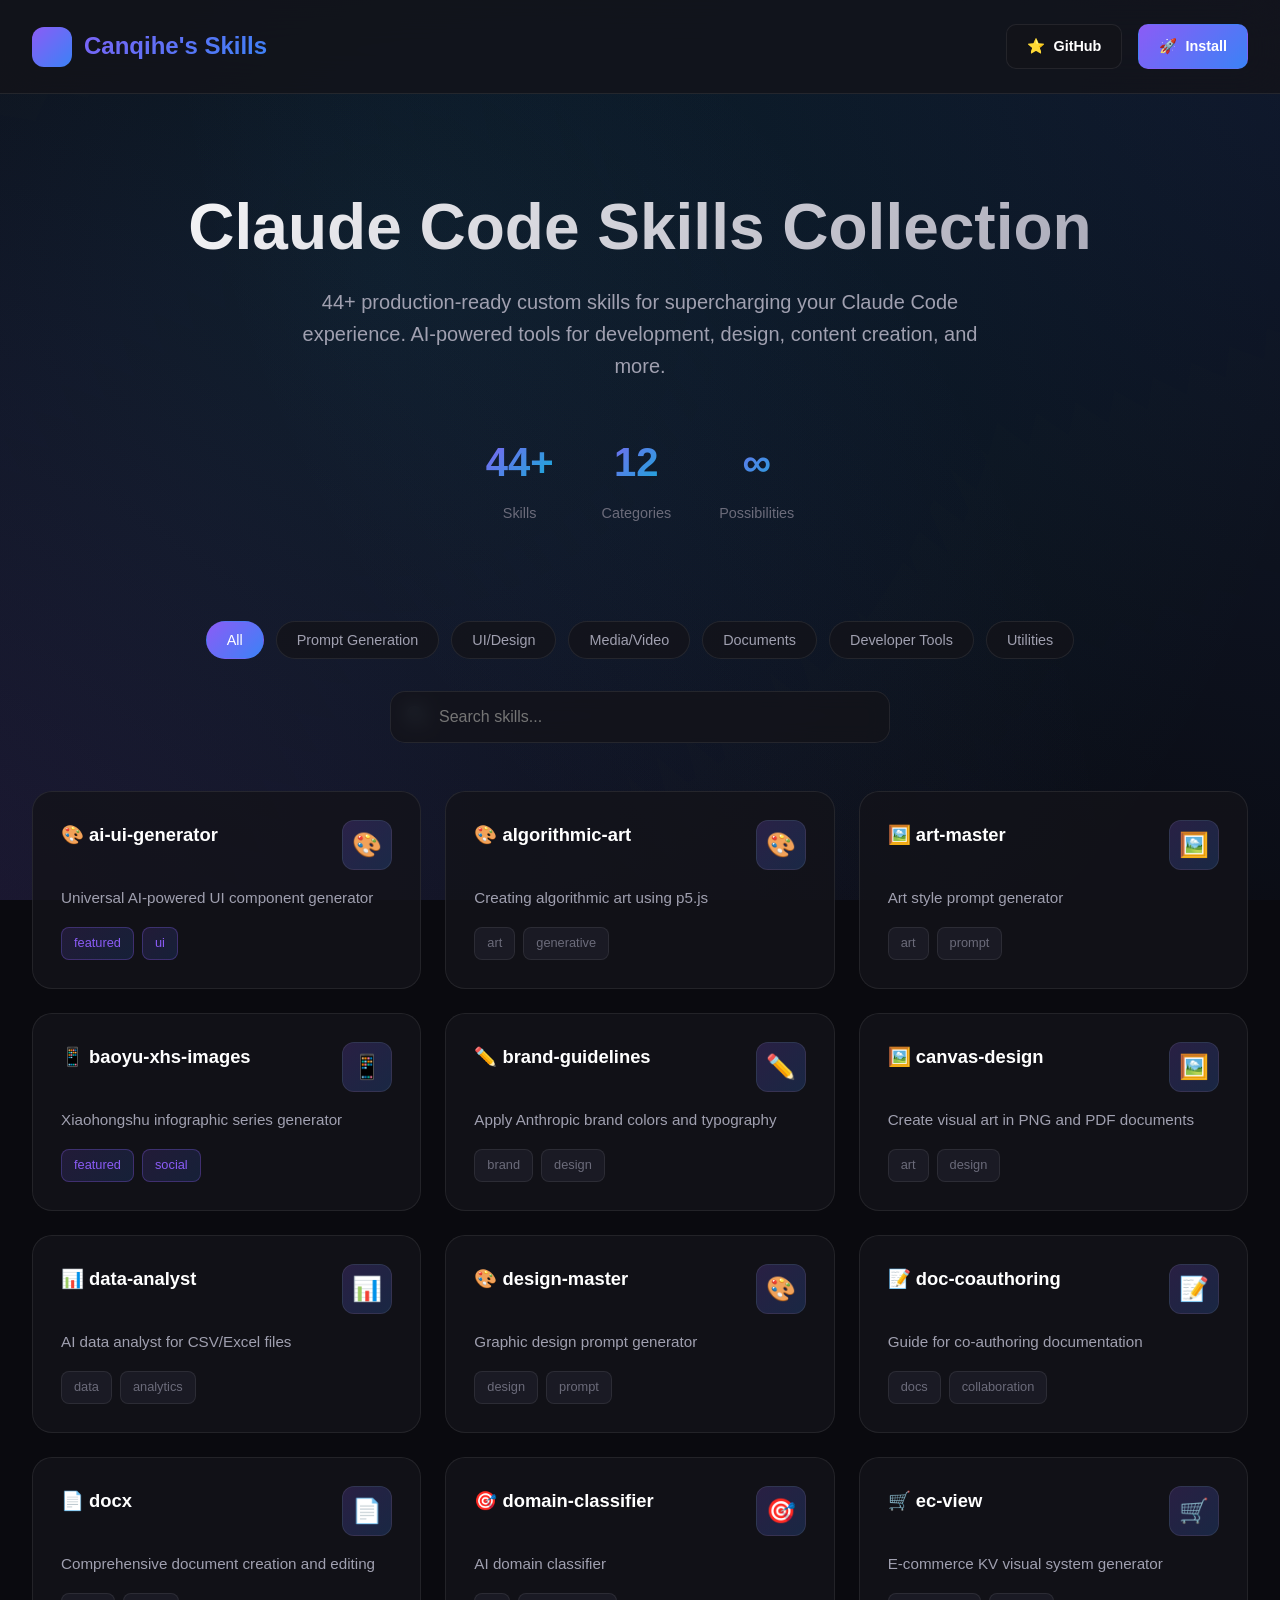
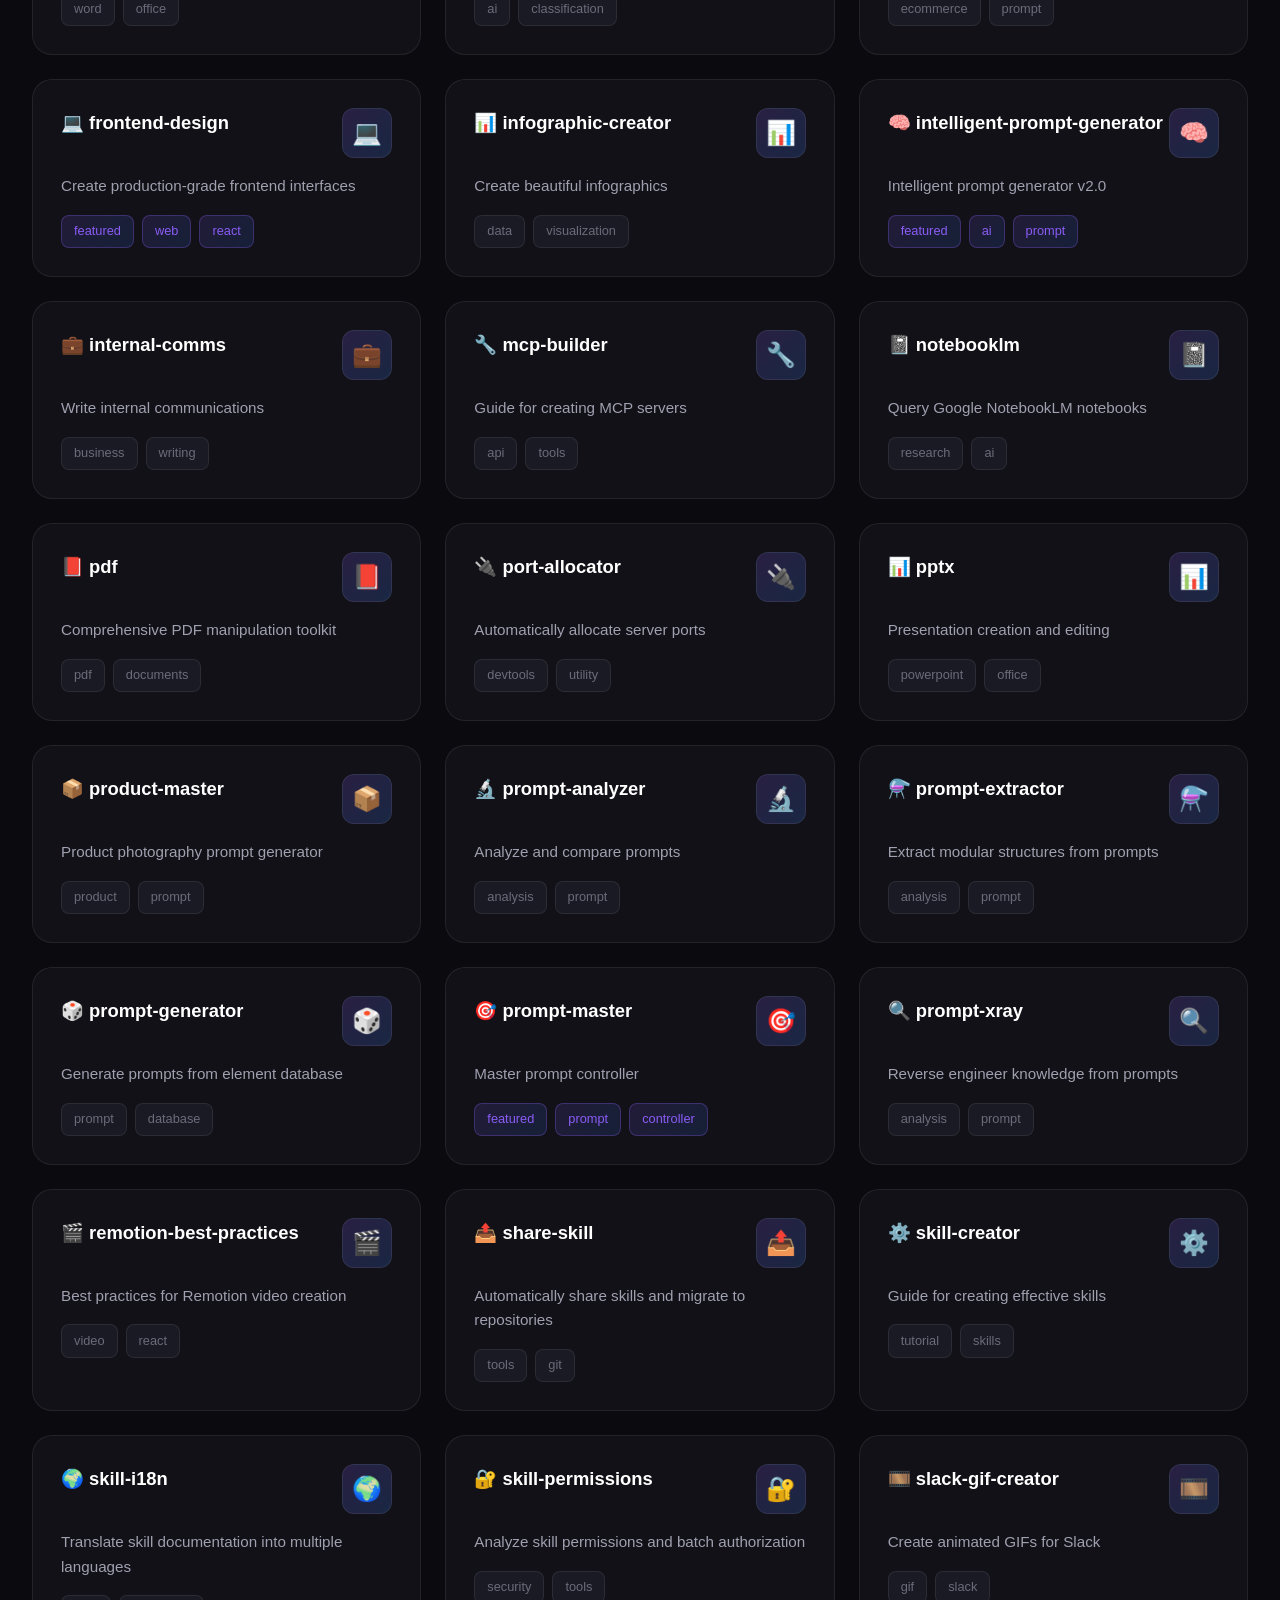
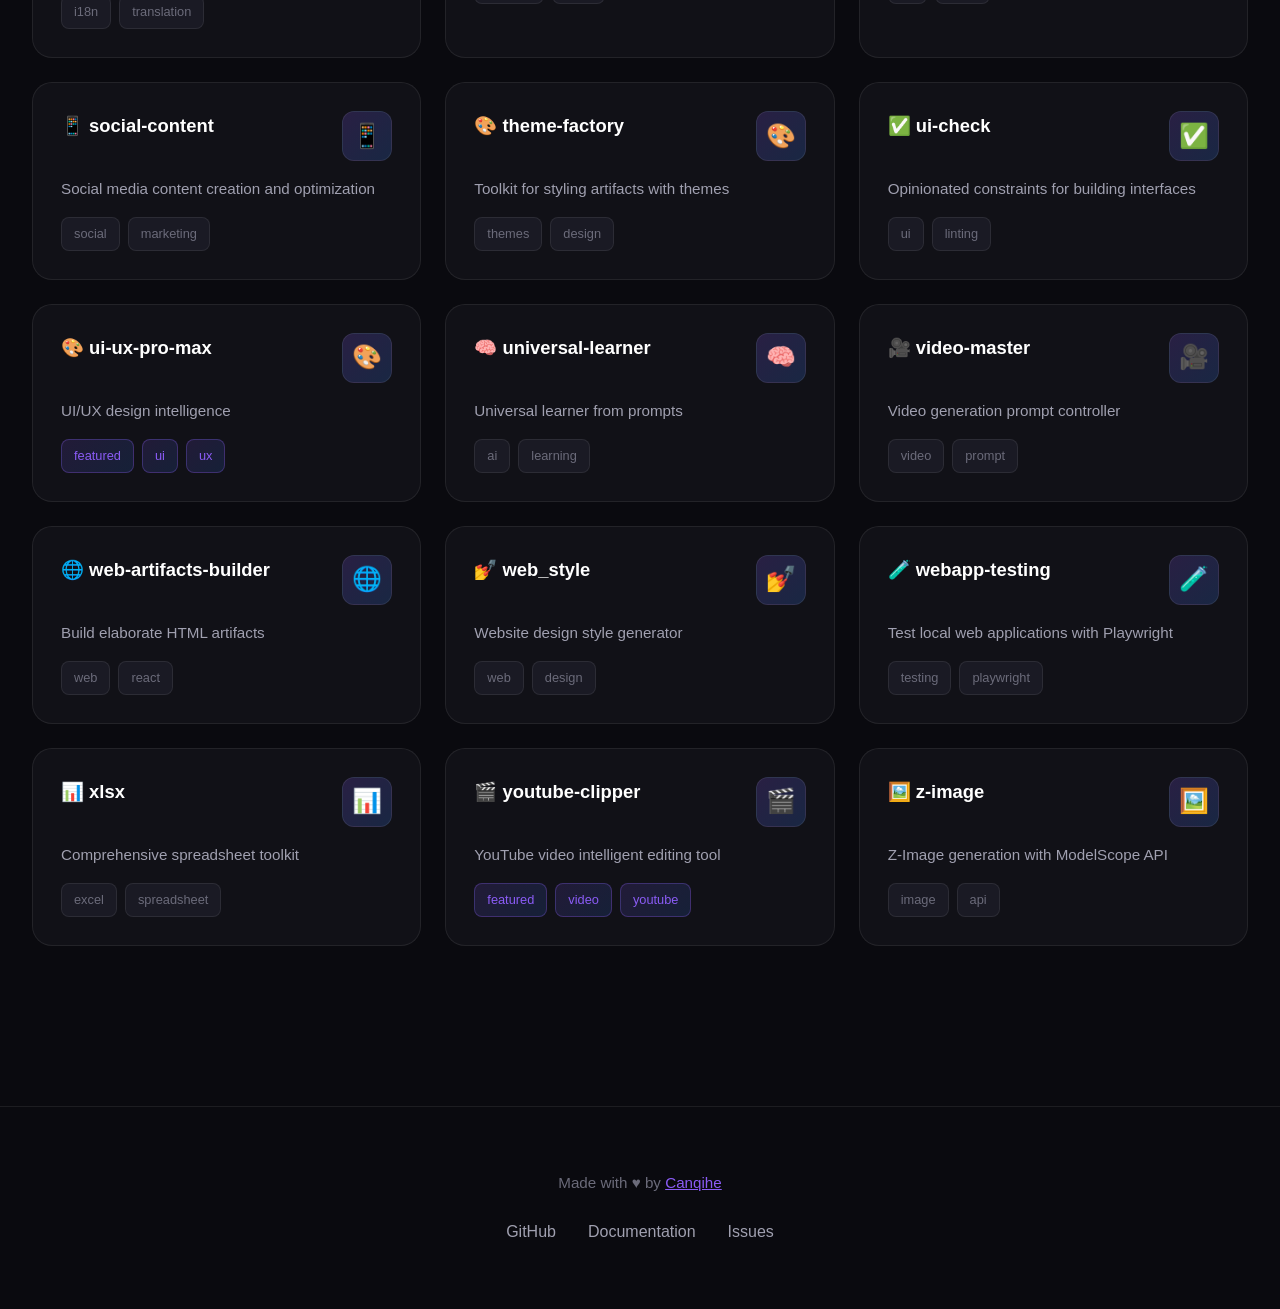
<file: docs/index-new.html>
<!DOCTYPE html>
<html lang="en">
<head>
    <meta charset="UTF-8">
    <meta name="viewport" content="width=device-width, initial-scale=1.0">
    <title>Canqihe's Skills - Claude Code Custom Skills Collection</title>
    <style>
        * {
            margin: 0;
            padding: 0;
            box-sizing: border-box;
        }

        :root {
            --bg-primary: #0a0a0f;
            --bg-secondary: #13131a;
            --bg-tertiary: #1a1a24;
            --text-primary: #ffffff;
            --text-secondary: #a0a0b0;
            --text-muted: #6b6b7a;
            --accent-purple: #8b5cf6;
            --accent-blue: #3b82f6;
            --accent-cyan: #06b6d4;
            --accent-pink: #ec4899;
            --border-color: rgba(255, 255, 255, 0.08);
            --glass-bg: rgba(19, 19, 26, 0.8);
            --glass-border: rgba(255, 255, 255, 0.1);
        }

        body {
            font-family: -apple-system, BlinkMacSystemFont, 'Segoe UI', Roboto, 'Helvetica Neue', Arial, sans-serif;
            background: var(--bg-primary);
            color: var(--text-primary);
            line-height: 1.6;
            overflow-x: hidden;
        }

        /* Animated Background */
        .bg-animation {
            position: fixed;
            top: 0;
            left: 0;
            width: 100%;
            height: 100%;
            z-index: -1;
            overflow: hidden;
        }

        .bg-animation::before {
            content: '';
            position: absolute;
            top: -50%;
            left: -50%;
            width: 200%;
            height: 200%;
            background: radial-gradient(circle at 20% 80%, rgba(139, 92, 246, 0.15) 0%, transparent 50%),
                        radial-gradient(circle at 80% 20%, rgba(59, 130, 246, 0.15) 0%, transparent 50%),
                        radial-gradient(circle at 40% 40%, rgba(6, 182, 212, 0.1) 0%, transparent 50%);
            animation: bgMove 20s ease-in-out infinite;
        }

        @keyframes bgMove {
            0%, 100% { transform: translate(0, 0) rotate(0deg); }
            33% { transform: translate(30px, -30px) rotate(120deg); }
            66% { transform: translate(-20px, 20px) rotate(240deg); }
        }

        /* Header */
        .header {
            position: fixed;
            top: 0;
            left: 0;
            right: 0;
            z-index: 100;
            padding: 1.5rem 2rem;
            background: var(--glass-bg);
            backdrop-filter: blur(20px);
            -webkit-backdrop-filter: blur(20px);
            border-bottom: 1px solid var(--border-color);
        }

        .header-content {
            max-width: 1400px;
            margin: 0 auto;
            display: flex;
            align-items: center;
            justify-content: space-between;
        }

        .logo {
            display: flex;
            align-items: center;
            gap: 0.75rem;
            font-size: 1.5rem;
            font-weight: 700;
            background: linear-gradient(135deg, var(--accent-purple), var(--accent-blue));
            -webkit-background-clip: text;
            -webkit-text-fill-color: transparent;
            background-clip: text;
        }

        .logo-icon {
            width: 40px;
            height: 40px;
            background: linear-gradient(135deg, var(--accent-purple), var(--accent-blue));
            border-radius: 12px;
            display: flex;
            align-items: center;
            justify-content: center;
            font-size: 1.2rem;
        }

        .header-actions {
            display: flex;
            gap: 1rem;
        }

        .btn {
            padding: 0.625rem 1.25rem;
            border-radius: 10px;
            font-size: 0.9rem;
            font-weight: 600;
            cursor: pointer;
            transition: all 0.3s ease;
            border: 1px solid var(--border-color);
            background: var(--glass-bg);
            color: var(--text-primary);
            text-decoration: none;
            display: inline-flex;
            align-items: center;
            gap: 0.5rem;
        }

        .btn:hover {
            background: var(--bg-tertiary);
            border-color: var(--accent-purple);
            transform: translateY(-2px);
            box-shadow: 0 8px 25px rgba(139, 92, 246, 0.3);
        }

        .btn-primary {
            background: linear-gradient(135deg, var(--accent-purple), var(--accent-blue));
            border-color: transparent;
        }

        .btn-primary:hover {
            box-shadow: 0 8px 30px rgba(139, 92, 246, 0.4);
        }

        /* Main Container */
        .container {
            max-width: 1400px;
            margin: 0 auto;
            padding: 8rem 2rem 4rem;
        }

        /* Hero Section */
        .hero {
            text-align: center;
            padding: 4rem 0 6rem;
            animation: fadeInUp 0.8s ease-out;
        }

        @keyframes fadeInUp {
            from {
                opacity: 0;
                transform: translateY(30px);
            }
            to {
                opacity: 1;
                transform: translateY(0);
            }
        }

        .hero h1 {
            font-size: clamp(2.5rem, 6vw, 4rem);
            font-weight: 800;
            line-height: 1.1;
            margin-bottom: 1.5rem;
            background: linear-gradient(135deg, var(--text-primary) 0%, var(--text-secondary) 100%);
            -webkit-background-clip: text;
            -webkit-text-fill-color: transparent;
            background-clip: text;
        }

        .hero p {
            font-size: 1.25rem;
            color: var(--text-secondary);
            max-width: 700px;
            margin: 0 auto 2.5rem;
        }

        .hero-stats {
            display: flex;
            justify-content: center;
            gap: 3rem;
            margin-top: 3rem;
        }

        .stat {
            text-align: center;
        }

        .stat-value {
            font-size: 2.5rem;
            font-weight: 800;
            background: linear-gradient(135deg, var(--accent-purple), var(--accent-cyan));
            -webkit-background-clip: text;
            -webkit-text-fill-color: transparent;
            background-clip: text;
        }

        .stat-label {
            font-size: 0.9rem;
            color: var(--text-muted);
            margin-top: 0.5rem;
        }

        /* Filter Section */
        .filter-section {
            margin-bottom: 3rem;
        }

        .filter-container {
            display: flex;
            gap: 0.75rem;
            flex-wrap: wrap;
            justify-content: center;
            margin-bottom: 2rem;
        }

        .filter-btn {
            padding: 0.625rem 1.25rem;
            border-radius: 25px;
            font-size: 0.9rem;
            font-weight: 500;
            cursor: pointer;
            transition: all 0.3s ease;
            border: 1px solid var(--border-color);
            background: var(--glass-bg);
            color: var(--text-secondary);
        }

        .filter-btn:hover {
            background: var(--bg-tertiary);
            color: var(--text-primary);
        }

        .filter-btn.active {
            background: linear-gradient(135deg, var(--accent-purple), var(--accent-blue));
            border-color: transparent;
            color: white;
        }

        .search-box {
            max-width: 500px;
            margin: 0 auto;
            position: relative;
        }

        .search-input {
            width: 100%;
            padding: 1rem 1.25rem;
            padding-left: 3rem;
            border-radius: 15px;
            border: 1px solid var(--border-color);
            background: var(--glass-bg);
            backdrop-filter: blur(10px);
            color: var(--text-primary);
            font-size: 1rem;
            transition: all 0.3s ease;
        }

        .search-input:focus {
            outline: none;
            border-color: var(--accent-purple);
            box-shadow: 0 0 0 3px rgba(139, 92, 246, 0.1);
        }

        .search-icon {
            position: absolute;
            left: 1rem;
            top: 50%;
            transform: translateY(-50%);
            color: var(--text-muted);
            font-size: 1.2rem;
        }

        /* Skills Grid - Bento Layout */
        .skills-grid {
            display: grid;
            grid-template-columns: repeat(auto-fill, minmax(320px, 1fr));
            gap: 1.5rem;
            animation: fadeIn 0.6s ease-out 0.2s both;
        }

        @keyframes fadeIn {
            from { opacity: 0; }
            to { opacity: 1; }
        }

        .skill-card {
            background: var(--glass-bg);
            backdrop-filter: blur(20px);
            -webkit-backdrop-filter: blur(20px);
            border: 1px solid var(--border-color);
            border-radius: 20px;
            padding: 1.75rem;
            cursor: pointer;
            transition: all 0.4s cubic-bezier(0.4, 0, 0.2, 1);
            position: relative;
            overflow: hidden;
        }

        .skill-card::before {
            content: '';
            position: absolute;
            top: 0;
            left: 0;
            right: 0;
            height: 3px;
            background: linear-gradient(90deg, var(--accent-purple), var(--accent-blue), var(--accent-cyan));
            opacity: 0;
            transition: opacity 0.4s ease;
        }

        .skill-card:hover {
            transform: translateY(-5px);
            border-color: var(--accent-purple);
            box-shadow: 0 20px 40px rgba(0, 0, 0, 0.3),
                        0 0 0 1px rgba(139, 92, 246, 0.1);
        }

        .skill-card:hover::before {
            opacity: 1;
        }

        .skill-card-header {
            display: flex;
            align-items: flex-start;
            justify-content: space-between;
            margin-bottom: 1rem;
        }

        .skill-icon {
            width: 50px;
            height: 50px;
            border-radius: 12px;
            background: linear-gradient(135deg, rgba(139, 92, 246, 0.2), rgba(59, 130, 246, 0.2));
            border: 1px solid var(--border-color);
            display: flex;
            align-items: center;
            justify-content: center;
            font-size: 1.5rem;
            flex-shrink: 0;
        }

        .skill-card-header h3 {
            font-size: 1.15rem;
            font-weight: 700;
            margin-bottom: 0.25rem;
            color: var(--text-primary);
        }

        .skill-description {
            color: var(--text-secondary);
            font-size: 0.95rem;
            line-height: 1.6;
            margin-bottom: 1rem;
        }

        .skill-tags {
            display: flex;
            gap: 0.5rem;
            flex-wrap: wrap;
        }

        .tag {
            padding: 0.35rem 0.75rem;
            border-radius: 8px;
            font-size: 0.8rem;
            font-weight: 500;
            background: var(--bg-tertiary);
            color: var(--text-muted);
            border: 1px solid var(--border-color);
        }

        .tag.featured {
            background: linear-gradient(135deg, rgba(139, 92, 246, 0.15), rgba(59, 130, 246, 0.15));
            color: var(--accent-purple);
            border-color: rgba(139, 92, 246, 0.3);
        }

        /* Modal */
        .modal {
            display: none;
            position: fixed;
            top: 0;
            left: 0;
            width: 100%;
            height: 100%;
            z-index: 1000;
            padding: 2rem;
            background: rgba(0, 0, 0, 0.8);
            backdrop-filter: blur(10px);
            animation: fadeIn 0.3s ease;
        }

        .modal.active {
            display: flex;
            align-items: center;
            justify-content: center;
        }

        .modal-content {
            background: var(--bg-secondary);
            border: 1px solid var(--border-color);
            border-radius: 24px;
            max-width: 900px;
            width: 100%;
            max-height: 85vh;
            overflow-y: auto;
            position: relative;
            animation: slideUp 0.4s cubic-bezier(0.4, 0, 0.2, 1);
        }

        @keyframes slideUp {
            from {
                opacity: 0;
                transform: translateY(50px) scale(0.95);
            }
            to {
                opacity: 1;
                transform: translateY(0) scale(1);
            }
        }

        .modal-header {
            position: sticky;
            top: 0;
            background: var(--bg-secondary);
            border-bottom: 1px solid var(--border-color);
            padding: 2rem;
            display: flex;
            align-items: center;
            justify-content: space-between;
            z-index: 10;
        }

        .modal-close {
            width: 40px;
            height: 40px;
            border-radius: 10px;
            border: 1px solid var(--border-color);
            background: var(--bg-tertiary);
            color: var(--text-primary);
            font-size: 1.5rem;
            cursor: pointer;
            transition: all 0.3s ease;
            display: flex;
            align-items: center;
            justify-content: center;
        }

        .modal-close:hover {
            background: var(--accent-purple);
            border-color: var(--accent-purple);
            transform: rotate(90deg);
        }

        .modal-body {
            padding: 2rem;
        }

        .modal-body h2 {
            font-size: 2rem;
            margin-bottom: 1rem;
            background: linear-gradient(135deg, var(--accent-purple), var(--accent-blue));
            -webkit-background-clip: text;
            -webkit-text-fill-color: transparent;
            background-clip: text;
        }

        .modal-body p {
            color: var(--text-secondary);
            line-height: 1.8;
            margin-bottom: 1.5rem;
        }

        .install-code {
            background: var(--bg-primary);
            border: 1px solid var(--border-color);
            border-radius: 12px;
            padding: 1.5rem;
            margin: 2rem 0;
            overflow-x: auto;
        }

        .install-code code {
            color: var(--accent-cyan);
            font-family: 'Monaco', 'Menlo', monospace;
            font-size: 0.95rem;
        }

        /* Footer */
        .footer {
            text-align: center;
            padding: 4rem 2rem;
            border-top: 1px solid var(--border-color);
            margin-top: 6rem;
        }

        .footer-content {
            max-width: 1400px;
            margin: 0 auto;
        }

        .footer p {
            color: var(--text-muted);
            font-size: 0.95rem;
        }

        .footer-links {
            display: flex;
            justify-content: center;
            gap: 2rem;
            margin-top: 1.5rem;
        }

        .footer-links a {
            color: var(--text-secondary);
            text-decoration: none;
            transition: color 0.3s ease;
        }

        .footer-links a:hover {
            color: var(--accent-purple);
        }

        /* Responsive */
        @media (max-width: 768px) {
            .hero h1 {
                font-size: 2.5rem;
            }

            .hero-stats {
                flex-direction: column;
                gap: 2rem;
            }

            .skills-grid {
                grid-template-columns: 1fr;
            }

            .header {
                padding: 1rem;
            }

            .container {
                padding: 7rem 1rem 2rem;
            }

            .modal-content {
                border-radius: 16px;
                max-height: 90vh;
            }
        }

        /* Scrollbar */
        ::-webkit-scrollbar {
            width: 8px;
        }

        ::-webkit-scrollbar-track {
            background: var(--bg-primary);
        }

        ::-webkit-scrollbar-thumb {
            background: var(--border-color);
            border-radius: 4px;
        }

        ::-webkit-scrollbar-thumb:hover {
            background: var(--accent-purple);
        }

        /* Empty State */
        .empty-state {
            text-align: center;
            padding: 4rem 2rem;
            color: var(--text-muted);
        }

        .empty-state-icon {
            font-size: 4rem;
            margin-bottom: 1rem;
            opacity: 0.5;
        }
    </style>
</head>
<body>
    <div class="bg-animation"></div>

    <!-- Header -->
    <header class="header">
        <div class="header-content">
            <div class="logo">
                <div class="logo-icon">✨</div>
                <span>Canqihe's Skills</span>
            </div>
            <div class="header-actions">
                <a href="https://github.com/canqihe/canq-skills" class="btn" target="_blank">
                    <span>⭐</span>
                    <span>GitHub</span>
                </a>
                <a href="#install" class="btn btn-primary">
                    <span>🚀</span>
                    <span>Install</span>
                </a>
            </div>
        </div>
    </header>

    <!-- Main Container -->
    <main class="container">
        <!-- Hero Section -->
        <section class="hero">
            <h1>Claude Code Skills Collection</h1>
            <p>44+ production-ready custom skills for supercharging your Claude Code experience. AI-powered tools for development, design, content creation, and more.</p>
            <div class="hero-stats">
                <div class="stat">
                    <div class="stat-value">44+</div>
                    <div class="stat-label">Skills</div>
                </div>
                <div class="stat">
                    <div class="stat-value">12</div>
                    <div class="stat-label">Categories</div>
                </div>
                <div class="stat">
                    <div class="stat-value">∞</div>
                    <div class="stat-label">Possibilities</div>
                </div>
            </div>
        </section>

        <!-- Filter Section -->
        <section class="filter-section">
            <div class="filter-container" id="filters">
                <button class="filter-btn active" data-filter="all">All</button>
                <button class="filter-btn" data-filter="prompt">Prompt Generation</button>
                <button class="filter-btn" data-filter="ui">UI/Design</button>
                <button class="filter-btn" data-filter="media">Media/Video</button>
                <button class="filter-btn" data-filter="document">Documents</button>
                <button class="filter-btn" data-filter="developer">Developer Tools</button>
                <button class="filter-btn" data-filter="utility">Utilities</button>
            </div>
            <div class="search-box">
                <span class="search-icon">🔍</span>
                <input type="text" class="search-input" placeholder="Search skills..." id="searchInput">
            </div>
        </section>

        <!-- Skills Grid -->
        <section class="skills-grid" id="skillsGrid">
            <!-- Skills will be dynamically populated -->
        </section>

        <!-- Empty State -->
        <div class="empty-state" id="emptyState" style="display: none;">
            <div class="empty-state-icon">🔍</div>
            <h3>No skills found</h3>
            <p>Try adjusting your search or filter criteria</p>
        </div>
    </main>

    <!-- Modal -->
    <div class="modal" id="skillModal">
        <div class="modal-content">
            <div class="modal-header">
                <h2 id="modalTitle">Skill Name</h2>
                <button class="modal-close" onclick="closeModal()">×</button>
            </div>
            <div class="modal-body" id="modalBody">
                <!-- Content will be dynamically populated -->
            </div>
        </div>
    </div>

    <!-- Footer -->
    <footer class="footer">
        <div class="footer-content">
            <p>Made with ♥ by <a href="https://github.com/canqihe" target="_blank" style="color: var(--accent-purple);">Canqihe</a></p>
            <div class="footer-links">
                <a href="https://github.com/canqihe/canq-skills" target="_blank">GitHub</a>
                <a href="https://github.com/canqihe/canq-skills/blob/master/README.md" target="_blank">Documentation</a>
                <a href="https://github.com/canqihe/canq-skills/issues" target="_blank">Issues</a>
            </div>
        </div>
    </footer>

    <script>
        // Skills Data
        const skills = [
            { name: 'ai-ui-generator', category: 'ui', icon: '🎨', description: 'Universal AI-powered UI component generator', tags: ['featured', 'ui'] },
            { name: 'algorithmic-art', category: 'media', icon: '🎨', description: 'Creating algorithmic art using p5.js', tags: ['art', 'generative'] },
            { name: 'art-master', category: 'prompt', icon: '🖼️', description: 'Art style prompt generator', tags: ['art', 'prompt'] },
            { name: 'baoyu-xhs-images', category: 'media', icon: '📱', description: 'Xiaohongshu infographic series generator', tags: ['featured', 'social'] },
            { name: 'brand-guidelines', category: 'design', icon: '✏️', description: 'Apply Anthropic brand colors and typography', tags: ['brand', 'design'] },
            { name: 'canvas-design', category: 'design', icon: '🖼️', description: 'Create visual art in PNG and PDF documents', tags: ['art', 'design'] },
            { name: 'data-analyst', category: 'developer', icon: '📊', description: 'AI data analyst for CSV/Excel files', tags: ['data', 'analytics'] },
            { name: 'design-master', category: 'prompt', icon: '🎨', description: 'Graphic design prompt generator', tags: ['design', 'prompt'] },
            { name: 'doc-coauthoring', category: 'document', icon: '📝', description: 'Guide for co-authoring documentation', tags: ['docs', 'collaboration'] },
            { name: 'docx', category: 'document', icon: '📄', description: 'Comprehensive document creation and editing', tags: ['word', 'office'] },
            { name: 'domain-classifier', category: 'utility', icon: '🎯', description: 'AI domain classifier', tags: ['ai', 'classification'] },
            { name: 'ec-view', category: 'prompt', icon: '🛒', description: 'E-commerce KV visual system generator', tags: ['ecommerce', 'prompt'] },
            { name: 'frontend-design', category: 'ui', icon: '💻', description: 'Create production-grade frontend interfaces', tags: ['featured', 'web', 'react'] },
            { name: 'infographic-creator', category: 'design', icon: '📊', description: 'Create beautiful infographics', tags: ['data', 'visualization'] },
            { name: 'intelligent-prompt-generator', category: 'prompt', icon: '🧠', description: 'Intelligent prompt generator v2.0', tags: ['featured', 'ai', 'prompt'] },
            { name: 'internal-comms', category: 'document', icon: '💼', description: 'Write internal communications', tags: ['business', 'writing'] },
            { name: 'mcp-builder', category: 'developer', icon: '🔧', description: 'Guide for creating MCP servers', tags: ['api', 'tools'] },
            { name: 'notebooklm', category: 'utility', icon: '📓', description: 'Query Google NotebookLM notebooks', tags: ['research', 'ai'] },
            { name: 'pdf', category: 'document', icon: '📕', description: 'Comprehensive PDF manipulation toolkit', tags: ['pdf', 'documents'] },
            { name: 'port-allocator', category: 'developer', icon: '🔌', description: 'Automatically allocate server ports', tags: ['devtools', 'utility'] },
            { name: 'pptx', category: 'document', icon: '📊', description: 'Presentation creation and editing', tags: ['powerpoint', 'office'] },
            { name: 'product-master', category: 'prompt', icon: '📦', description: 'Product photography prompt generator', tags: ['product', 'prompt'] },
            { name: 'prompt-analyzer', category: 'prompt', icon: '🔬', description: 'Analyze and compare prompts', tags: ['analysis', 'prompt'] },
            { name: 'prompt-extractor', category: 'prompt', icon: '⚗️', description: 'Extract modular structures from prompts', tags: ['analysis', 'prompt'] },
            { name: 'prompt-generator', category: 'prompt', icon: '🎲', description: 'Generate prompts from element database', tags: ['prompt', 'database'] },
            { name: 'prompt-master', category: 'prompt', icon: '🎯', description: 'Master prompt controller', tags: ['featured', 'prompt', 'controller'] },
            { name: 'prompt-xray', category: 'prompt', icon: '🔍', description: 'Reverse engineer knowledge from prompts', tags: ['analysis', 'prompt'] },
            { name: 'remotion-best-practices', category: 'media', icon: '🎬', description: 'Best practices for Remotion video creation', tags: ['video', 'react'] },
            { name: 'share-skill', category: 'developer', icon: '📤', description: 'Automatically share skills and migrate to repositories', tags: ['tools', 'git'] },
            { name: 'skill-creator', category: 'developer', icon: '⚙️', description: 'Guide for creating effective skills', tags: ['tutorial', 'skills'] },
            { name: 'skill-i18n', category: 'developer', icon: '🌍', description: 'Translate skill documentation into multiple languages', tags: ['i18n', 'translation'] },
            { name: 'skill-permissions', category: 'developer', icon: '🔐', description: 'Analyze skill permissions and batch authorization', tags: ['security', 'tools'] },
            { name: 'slack-gif-creator', category: 'media', icon: '🎞️', description: 'Create animated GIFs for Slack', tags: ['gif', 'slack'] },
            { name: 'social-content', category: 'document', icon: '📱', description: 'Social media content creation and optimization', tags: ['social', 'marketing'] },
            { name: 'theme-factory', category: 'design', icon: '🎨', description: 'Toolkit for styling artifacts with themes', tags: ['themes', 'design'] },
            { name: 'ui-check', category: 'ui', icon: '✅', description: 'Opinionated constraints for building interfaces', tags: ['ui', 'linting'] },
            { name: 'ui-ux-pro-max', category: 'ui', icon: '🎨', description: 'UI/UX design intelligence', tags: ['featured', 'ui', 'ux'] },
            { name: 'universal-learner', category: 'prompt', icon: '🧠', description: 'Universal learner from prompts', tags: ['ai', 'learning'] },
            { name: 'video-master', category: 'media', icon: '🎥', description: 'Video generation prompt controller', tags: ['video', 'prompt'] },
            { name: 'web-artifacts-builder', category: 'ui', icon: '🌐', description: 'Build elaborate HTML artifacts', tags: ['web', 'react'] },
            { name: 'web_style', category: 'ui', icon: '💅', description: 'Website design style generator', tags: ['web', 'design'] },
            { name: 'webapp-testing', category: 'developer', icon: '🧪', description: 'Test local web applications with Playwright', tags: ['testing', 'playwright'] },
            { name: 'xlsx', category: 'document', icon: '📊', description: 'Comprehensive spreadsheet toolkit', tags: ['excel', 'spreadsheet'] },
            { name: 'youtube-clipper', category: 'media', icon: '🎬', description: 'YouTube video intelligent editing tool', tags: ['featured', 'video', 'youtube'] },
            { name: 'z-image', category: 'media', icon: '🖼️', description: 'Z-Image generation with ModelScope API', tags: ['image', 'api'] }
        ];

        // Render Skills
        function renderSkills(filteredSkills) {
            const grid = document.getElementById('skillsGrid');
            const emptyState = document.getElementById('emptyState');

            if (filteredSkills.length === 0) {
                grid.style.display = 'none';
                emptyState.style.display = 'block';
                return;
            }

            grid.style.display = 'grid';
            emptyState.style.display = 'none';

            grid.innerHTML = filteredSkills.map(skill => `
                <div class="skill-card" onclick="openModal('${skill.name}')" style="animation-delay: ${Math.random() * 0.3}s">
                    <div class="skill-card-header">
                        <div>
                            <h3>${skill.icon} ${skill.name}</h3>
                        </div>
                        <div class="skill-icon">${skill.icon}</div>
                    </div>
                    <p class="skill-description">${skill.description}</p>
                    <div class="skill-tags">
                        ${skill.tags.map(tag => `<span class="tag ${skill.tags.includes('featured') ? 'featured' : ''}">${tag}</span>`).join('')}
                    </div>
                </div>
            `).join('');
        }

        // Filter
        const filterBtns = document.querySelectorAll('.filter-btn');
        let currentFilter = 'all';
        let searchQuery = '';

        function filterSkills() {
            let filtered = skills;

            if (currentFilter !== 'all') {
                filtered = filtered.filter(skill => skill.category === currentFilter);
            }

            if (searchQuery) {
                filtered = filtered.filter(skill =>
                    skill.name.toLowerCase().includes(searchQuery.toLowerCase()) ||
                    skill.description.toLowerCase().includes(searchQuery.toLowerCase()) ||
                    skill.tags.some(tag => tag.toLowerCase().includes(searchQuery.toLowerCase()))
                );
            }

            renderSkills(filtered);
        }

        filterBtns.forEach(btn => {
            btn.addEventListener('click', () => {
                filterBtns.forEach(b => b.classList.remove('active'));
                btn.classList.add('active');
                currentFilter = btn.dataset.filter;
                filterSkills();
            });
        });

        // Search
        document.getElementById('searchInput').addEventListener('input', (e) => {
            searchQuery = e.target.value;
            filterSkills();
        });

        // Modal
        function openModal(skillName) {
            const skill = skills.find(s => s.name === skillName);
            if (!skill) return;

            document.getElementById('modalTitle').textContent = `${skill.icon} ${skill.name}`;
            document.getElementById('modalBody').innerHTML = `
                <p><strong>${skill.description}</strong></p>
                <div class="skill-tags" style="margin-bottom: 1.5rem;">
                    ${skill.tags.map(tag => `<span class="tag">${tag}</span>`).join('')}
                </div>
                <p>This skill is part of the Canqihe's Skills collection. Visit the GitHub repository for full documentation and installation instructions.</p>
                <div class="install-code">
                    <code>/plugin marketplace add canqihe/canq-skills</code><br><br>
                    <code>/plugin install ${skill.name}@canqihe-canq-skills</code>
                </div>
                <p><strong>Category:</strong> ${skill.category.charAt(0).toUpperCase() + skill.category.slice(1)}</p>
            `;
            document.getElementById('skillModal').classList.add('active');
            document.body.style.overflow = 'hidden';
        }

        function closeModal() {
            document.getElementById('skillModal').classList.remove('active');
            document.body.style.overflow = '';
        }

        // Close modal on outside click
        document.getElementById('skillModal').addEventListener('click', (e) => {
            if (e.target.id === 'skillModal') {
                closeModal();
            }
        });

        // Close modal on Escape key
        document.addEventListener('keydown', (e) => {
            if (e.key === 'Escape') {
                closeModal();
            }
        });

        // Initial render
        renderSkills(skills);
    </script>
</body>
</html>
</file>
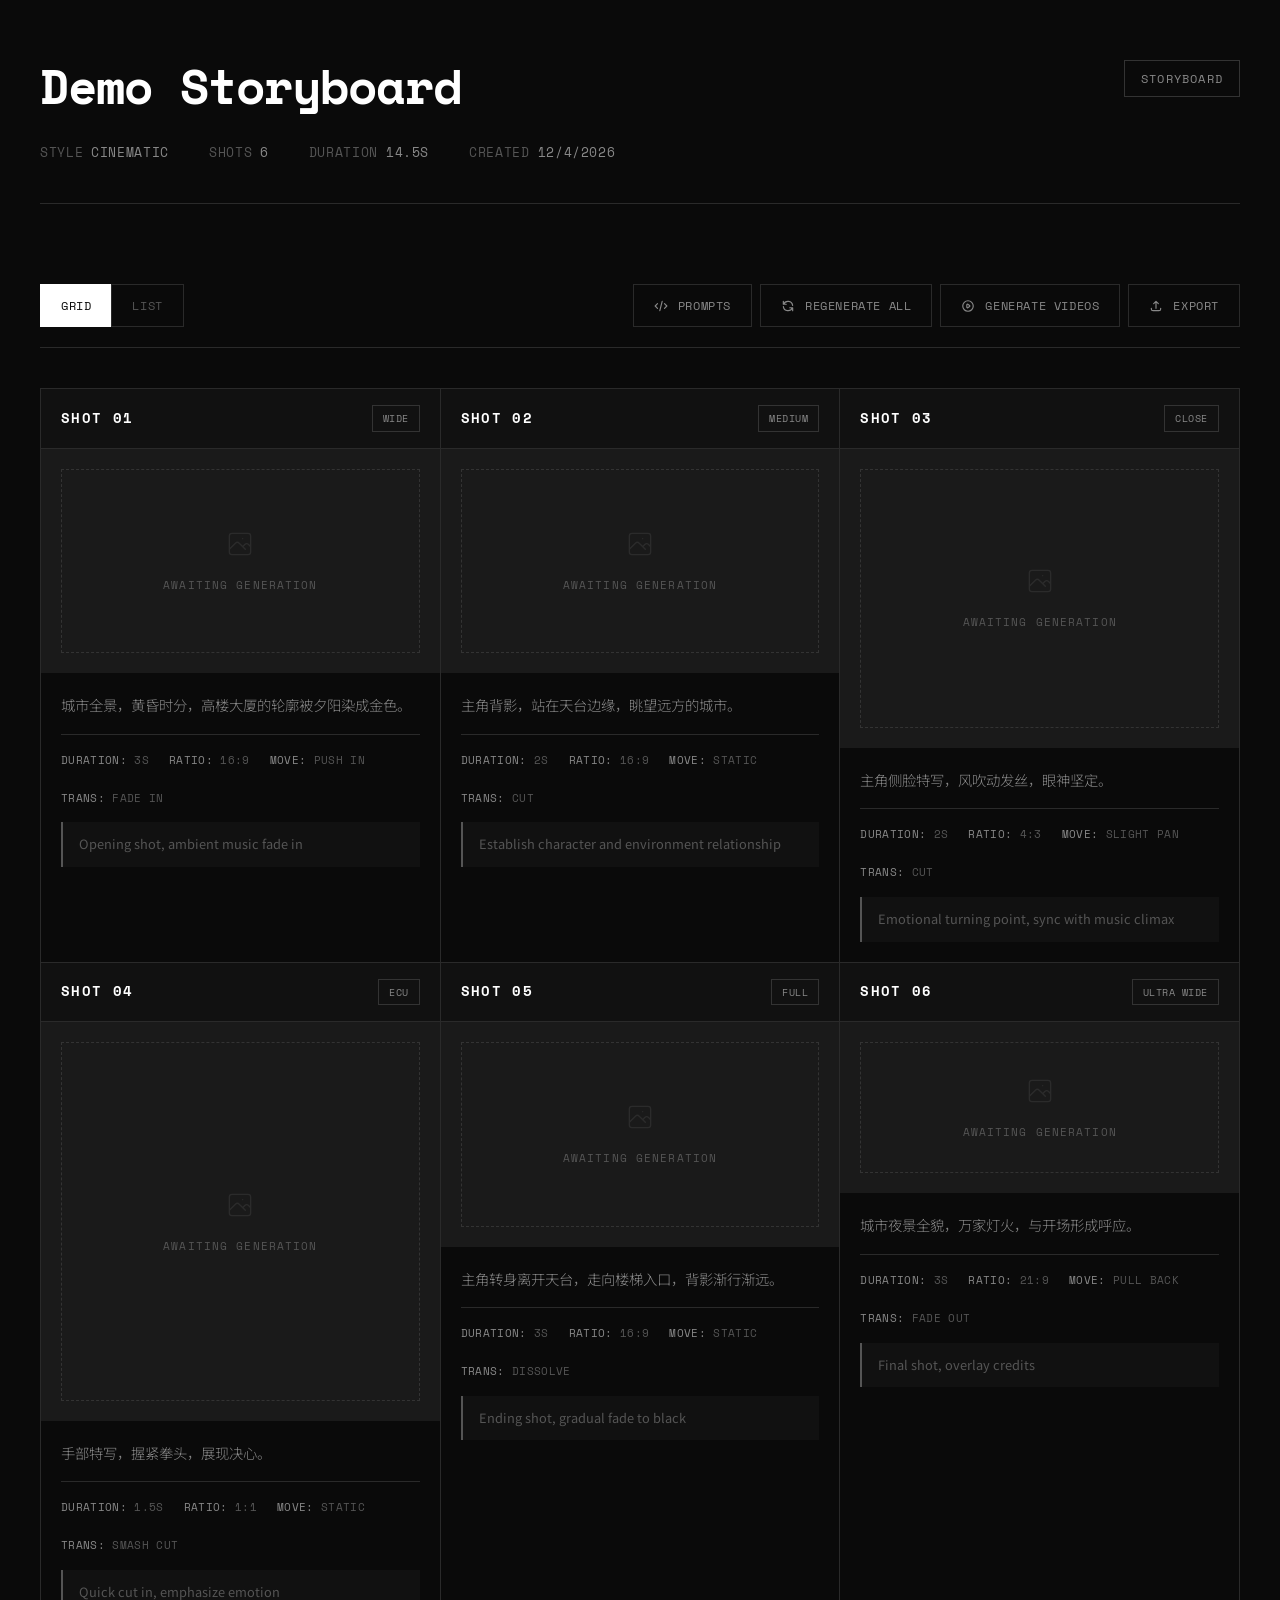
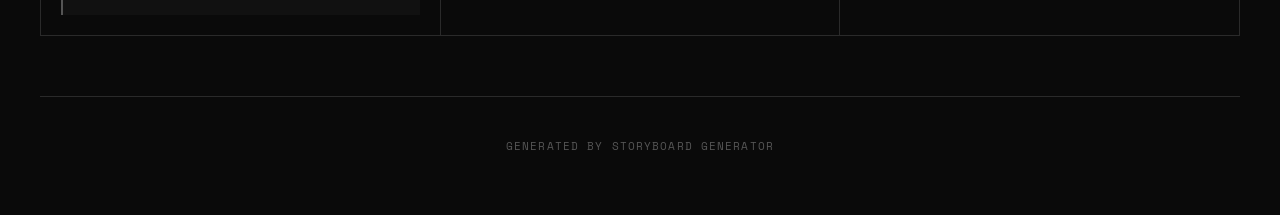
<file: storyboard-generator/template/storyboard.html>
<!DOCTYPE html>
<html lang="zh-CN">
<head>
    <meta charset="UTF-8">
    <meta name="viewport" content="width=device-width, initial-scale=1.0">
    <title>分镜表 - Storyboard</title>
    <link href="https://fonts.googleapis.com/css2?family=Space+Mono:wght@400;700&family=Noto+Sans+SC:wght@300;400;500;700&display=swap" rel="stylesheet">
    <style>
        * {
            margin: 0;
            padding: 0;
            box-sizing: border-box;
        }

        :root {
            --bg-primary: #0a0a0a;
            --bg-secondary: #111111;
            --bg-tertiary: #1a1a1a;
            --border-color: #2a2a2a;
            --border-light: #333333;
            --text-primary: #ffffff;
            --text-secondary: #888888;
            --text-muted: #555555;
        }

        body {
            font-family: 'Noto Sans SC', -apple-system, BlinkMacSystemFont, sans-serif;
            background: var(--bg-primary);
            color: var(--text-primary);
            min-height: 100vh;
            line-height: 1.6;
        }

        .container {
            max-width: 1600px;
            margin: 0 auto;
            padding: 60px 40px;
        }

        .header {
            margin-bottom: 60px;
            padding-bottom: 40px;
            border-bottom: 1px solid var(--border-color);
        }

        .header-top {
            display: flex;
            justify-content: space-between;
            align-items: flex-start;
            margin-bottom: 30px;
        }

        .header h1 {
            font-family: 'Space Mono', monospace;
            font-size: 3rem;
            font-weight: 700;
            letter-spacing: -0.02em;
            line-height: 1.1;
        }

        .header-badge {
            font-family: 'Space Mono', monospace;
            font-size: 0.75rem;
            padding: 8px 16px;
            border: 1px solid var(--border-light);
            color: var(--text-secondary);
            letter-spacing: 0.1em;
            text-transform: uppercase;
        }

        .meta-info {
            display: flex;
            gap: 40px;
            flex-wrap: wrap;
        }

        .meta-item {
            font-family: 'Space Mono', monospace;
            font-size: 0.8rem;
            color: var(--text-muted);
            text-transform: uppercase;
            letter-spacing: 0.05em;
        }

        .meta-item span {
            color: var(--text-secondary);
            margin-left: 8px;
        }

        .toolbar {
            display: flex;
            justify-content: space-between;
            align-items: center;
            margin-bottom: 40px;
            padding: 20px 0;
            border-bottom: 1px solid var(--border-color);
        }

        .toolbar-left {
            display: flex;
            gap: 8px;
        }

        .toolbar-right {
            display: flex;
            gap: 8px;
        }

        .toolbar-btn {
            font-family: 'Space Mono', monospace;
            padding: 12px 20px;
            border: 1px solid var(--border-color);
            background: transparent;
            color: var(--text-secondary);
            font-size: 0.75rem;
            cursor: pointer;
            transition: all 0.2s ease;
            text-transform: uppercase;
            letter-spacing: 0.05em;
            display: flex;
            align-items: center;
            gap: 10px;
        }

        .toolbar-btn:hover {
            background: var(--text-primary);
            color: var(--bg-primary);
            border-color: var(--text-primary);
        }

        .toolbar-btn.active {
            background: var(--text-primary);
            color: var(--bg-primary);
            border-color: var(--text-primary);
        }

        .toolbar-btn svg {
            width: 14px;
            height: 14px;
        }

        .view-toggle {
            display: flex;
        }

        .view-toggle button {
            font-family: 'Space Mono', monospace;
            padding: 12px 20px;
            border: 1px solid var(--border-color);
            background: transparent;
            color: var(--text-muted);
            font-size: 0.75rem;
            cursor: pointer;
            transition: all 0.2s ease;
            text-transform: uppercase;
            letter-spacing: 0.05em;
        }

        .view-toggle button:first-child {
            border-right: none;
        }

        .view-toggle button.active {
            background: var(--text-primary);
            color: var(--bg-primary);
            border-color: var(--text-primary);
        }

        .view-toggle button:hover:not(.active) {
            color: var(--text-primary);
            border-color: var(--text-secondary);
        }

        .storyboard-grid {
            display: grid;
            grid-template-columns: repeat(3, 1fr);
            gap: 1px;
            background: var(--border-color);
            border: 1px solid var(--border-color);
        }

        .storyboard-grid.list-view {
            grid-template-columns: 1fr;
        }

        .storyboard-grid.list-view .shot-card {
            display: grid;
            grid-template-columns: 500px 1fr;
        }

        .storyboard-grid.list-view .shot-media-container {
            aspect-ratio: 16/9;
        }

        .shot-card {
            background: var(--bg-primary);
            position: relative;
            transition: all 0.3s ease;
        }

        .shot-card:hover {
            z-index: 10;
        }

        .shot-card:hover .shot-actions {
            opacity: 1;
        }

        .shot-header {
            display: flex;
            justify-content: space-between;
            align-items: center;
            padding: 16px 20px;
            border-bottom: 1px solid var(--border-color);
            background: var(--bg-secondary);
        }

        .shot-number {
            font-family: 'Space Mono', monospace;
            font-size: 0.85rem;
            font-weight: 700;
            letter-spacing: 0.1em;
        }

        .shot-badges {
            display: flex;
            gap: 10px;
        }

        .shot-type {
            font-family: 'Space Mono', monospace;
            font-size: 0.65rem;
            padding: 4px 10px;
            border: 1px solid var(--border-light);
            color: var(--text-secondary);
            text-transform: uppercase;
            letter-spacing: 0.05em;
        }

        .shot-has-video {
            font-family: 'Space Mono', monospace;
            font-size: 0.65rem;
            padding: 4px 10px;
            background: var(--text-primary);
            color: var(--bg-primary);
            text-transform: uppercase;
            letter-spacing: 0.05em;
            display: flex;
            align-items: center;
            gap: 6px;
        }

        .shot-has-video svg {
            width: 10px;
            height: 10px;
        }

        .shot-media-container {
            position: relative;
            width: 100%;
            aspect-ratio: 16/9;
            background: var(--bg-tertiary);
            overflow: hidden;
        }

        .shot-media-container.ratio-1-1 { aspect-ratio: 1/1; }
        .shot-media-container.ratio-4-3 { aspect-ratio: 4/3; }
        .shot-media-container.ratio-3-4 { aspect-ratio: 3/4; }
        .shot-media-container.ratio-9-16 { aspect-ratio: 9/16; }
        .shot-media-container.ratio-21-9 { aspect-ratio: 21/9; }
        .shot-media-container.ratio-3-2 { aspect-ratio: 3/2; }
        .shot-media-container.ratio-16-9 { aspect-ratio: 16/9; }

        .shot-image, .shot-video {
            width: 100%;
            height: 100%;
            object-fit: cover;
        }

        .shot-video {
            display: none;
        }

        .shot-media-container.show-video .shot-image {
            display: none;
        }

        .shot-media-container.show-video .shot-video {
            display: block;
        }

        .media-toggle {
            position: absolute;
            bottom: 16px;
            right: 16px;
            display: flex;
            z-index: 10;
        }

        .media-toggle button {
            font-family: 'Space Mono', monospace;
            padding: 8px 14px;
            border: 1px solid rgba(255,255,255,0.3);
            background: rgba(0,0,0,0.8);
            color: var(--text-secondary);
            font-size: 0.65rem;
            cursor: pointer;
            transition: all 0.2s ease;
            text-transform: uppercase;
            letter-spacing: 0.05em;
        }

        .media-toggle button:first-child {
            border-right: none;
        }

        .media-toggle button.active {
            background: var(--text-primary);
            color: var(--bg-primary);
            border-color: var(--text-primary);
        }

        .shot-actions {
            position: absolute;
            top: 16px;
            right: 16px;
            display: flex;
            gap: 6px;
            opacity: 0;
            transition: opacity 0.2s ease;
            z-index: 10;
        }

        .action-btn {
            width: 36px;
            height: 36px;
            border: 1px solid rgba(255,255,255,0.3);
            background: rgba(0,0,0,0.8);
            color: var(--text-primary);
            cursor: pointer;
            display: flex;
            align-items: center;
            justify-content: center;
            transition: all 0.2s ease;
        }

        .action-btn:hover {
            background: var(--text-primary);
            color: var(--bg-primary);
            border-color: var(--text-primary);
        }

        .action-btn svg {
            width: 14px;
            height: 14px;
        }

        .shot-image-placeholder {
            width: calc(100% - 40px);
            height: calc(100% - 40px);
            margin: 20px;
            display: flex;
            flex-direction: column;
            align-items: center;
            justify-content: center;
            color: var(--text-muted);
            gap: 16px;
            border: 1px dashed var(--border-light);
        }

        .shot-image-placeholder svg {
            width: 32px;
            height: 32px;
            opacity: 0.3;
        }

        .shot-image-placeholder span {
            font-family: 'Space Mono', monospace;
            font-size: 0.7rem;
            text-transform: uppercase;
            letter-spacing: 0.1em;
        }

        .shot-content {
            padding: 20px;
        }

        .shot-description {
            font-size: 0.9rem;
            line-height: 1.7;
            color: var(--text-secondary);
            margin-bottom: 16px;
            font-weight: 300;
        }

        .shot-meta {
            display: flex;
            gap: 20px;
            flex-wrap: wrap;
            padding-top: 16px;
            border-top: 1px solid var(--border-color);
        }

        .shot-meta-item {
            font-family: 'Space Mono', monospace;
            font-size: 0.7rem;
            color: var(--text-muted);
            text-transform: uppercase;
            letter-spacing: 0.03em;
        }

        .shot-meta-item strong {
            color: var(--text-secondary);
            font-weight: 400;
        }

        .shot-notes {
            margin-top: 16px;
            padding: 12px 16px;
            background: var(--bg-secondary);
            border-left: 2px solid var(--text-muted);
            font-size: 0.8rem;
            color: var(--text-muted);
        }

        .shot-prompt {
            margin-top: 16px;
            padding: 16px;
            background: var(--bg-tertiary);
            border: 1px solid var(--border-color);
            font-family: 'Space Mono', monospace;
            font-size: 0.7rem;
            color: var(--text-muted);
            display: none;
            line-height: 1.8;
            word-break: break-all;
        }

        .shot-card.show-prompt .shot-prompt {
            display: block;
        }

        .loading-overlay {
            position: absolute;
            top: 0;
            left: 0;
            right: 0;
            bottom: 0;
            background: rgba(0, 0, 0, 0.9);
            display: flex;
            flex-direction: column;
            align-items: center;
            justify-content: center;
            gap: 20px;
            z-index: 20;
        }

        .loading-spinner {
            width: 24px;
            height: 24px;
            border: 1px solid var(--border-light);
            border-top-color: var(--text-primary);
            border-radius: 50%;
            animation: spin 1s linear infinite;
        }

        @keyframes spin {
            to { transform: rotate(360deg); }
        }

        .loading-text {
            font-family: 'Space Mono', monospace;
            color: var(--text-muted);
            font-size: 0.7rem;
            text-transform: uppercase;
            letter-spacing: 0.1em;
        }

        .footer {
            text-align: center;
            margin-top: 60px;
            padding-top: 40px;
            border-top: 1px solid var(--border-color);
            font-family: 'Space Mono', monospace;
            color: var(--text-muted);
            font-size: 0.7rem;
            text-transform: uppercase;
            letter-spacing: 0.1em;
        }

        .export-menu {
            position: relative;
            display: inline-block;
        }

        .export-dropdown {
            display: none;
            position: absolute;
            top: 100%;
            right: 0;
            margin-top: 4px;
            background: var(--bg-secondary);
            border: 1px solid var(--border-color);
            min-width: 180px;
            z-index: 100;
        }

        .export-menu:hover .export-dropdown {
            display: block;
        }

        .export-dropdown button {
            font-family: 'Space Mono', monospace;
            width: 100%;
            padding: 14px 20px;
            border: none;
            background: transparent;
            color: var(--text-secondary);
            text-align: left;
            cursor: pointer;
            font-size: 0.7rem;
            text-transform: uppercase;
            letter-spacing: 0.05em;
            transition: all 0.2s ease;
        }

        .export-dropdown button:hover {
            background: var(--text-primary);
            color: var(--bg-primary);
        }

        .export-dropdown button:not(:last-child) {
            border-bottom: 1px solid var(--border-color);
        }

        .empty-state {
            grid-column: 1 / -1;
            padding: 80px 40px;
            text-align: center;
            background: var(--bg-primary);
        }

        .empty-state svg {
            width: 48px;
            height: 48px;
            color: var(--text-muted);
            opacity: 0.3;
            margin-bottom: 20px;
        }

        .empty-state p {
            font-family: 'Space Mono', monospace;
            font-size: 0.8rem;
            color: var(--text-muted);
            text-transform: uppercase;
            letter-spacing: 0.1em;
        }

        @media (max-width: 1200px) {
            .storyboard-grid {
                grid-template-columns: repeat(2, 1fr);
            }
        }

        @media (max-width: 768px) {
            .container {
                padding: 30px 20px;
            }

            .storyboard-grid {
                grid-template-columns: 1fr;
            }

            .storyboard-grid.list-view .shot-card {
                grid-template-columns: 1fr;
            }

            .header h1 {
                font-size: 2rem;
            }

            .meta-info {
                flex-direction: column;
                gap: 12px;
            }

            .toolbar {
                flex-direction: column;
                gap: 16px;
                align-items: stretch;
            }

            .toolbar-left, .toolbar-right {
                justify-content: center;
                flex-wrap: wrap;
            }
        }
    </style>
</head>
<body>
    <div class="container">
        <header class="header">
            <div class="header-top">
                <h1 id="projectTitle">Storyboard</h1>
                <div class="header-badge">Storyboard</div>
            </div>
            <div class="meta-info">
                <div class="meta-item">Style<span id="metaStyle">-</span></div>
                <div class="meta-item">Shots<span id="metaShots">0</span></div>
                <div class="meta-item">Duration<span id="metaDuration">0s</span></div>
                <div class="meta-item">Created<span id="metaDate">-</span></div>
            </div>
        </header>

        <div class="toolbar">
            <div class="toolbar-left">
                <div class="view-toggle">
                    <button class="active" onclick="setView('grid')">Grid</button>
                    <button onclick="setView('list')">List</button>
                </div>
            </div>
            
            <div class="toolbar-right">
                <button class="toolbar-btn" onclick="toggleAllPrompts()">
                    <svg xmlns="http://www.w3.org/2000/svg" fill="none" viewBox="0 0 24 24" stroke="currentColor">
                        <path stroke-linecap="round" stroke-linejoin="round" stroke-width="2" d="M10 20l4-16m4 4l4 4-4 4M6 16l-4-4 4-4" />
                    </svg>
                    Prompts
                </button>

                <button class="toolbar-btn" onclick="regenerateAll()">
                    <svg xmlns="http://www.w3.org/2000/svg" fill="none" viewBox="0 0 24 24" stroke="currentColor">
                        <path stroke-linecap="round" stroke-linejoin="round" stroke-width="2" d="M4 4v5h.582m15.356 2A8.001 8.001 0 004.582 9m0 0H9m11 11v-5h-.581m0 0a8.003 8.003 0 01-15.357-2m15.357 2H15" />
                    </svg>
                    Regenerate All
                </button>

                <button class="toolbar-btn" onclick="generateAllVideos()">
                    <svg xmlns="http://www.w3.org/2000/svg" fill="none" viewBox="0 0 24 24" stroke="currentColor">
                        <path stroke-linecap="round" stroke-linejoin="round" stroke-width="2" d="M14.752 11.168l-3.197-2.132A1 1 0 0010 9.87v4.263a1 1 0 001.555.832l3.197-2.132a1 1 0 000-1.664z" />
                        <path stroke-linecap="round" stroke-linejoin="round" stroke-width="2" d="M21 12a9 9 0 11-18 0 9 9 0 0118 0z" />
                    </svg>
                    Generate Videos
                </button>

                <div class="export-menu">
                    <button class="toolbar-btn">
                        <svg xmlns="http://www.w3.org/2000/svg" fill="none" viewBox="0 0 24 24" stroke="currentColor">
                            <path stroke-linecap="round" stroke-linejoin="round" stroke-width="2" d="M4 16v1a3 3 0 003 3h10a3 3 0 003-3v-1m-4-8l-4-4m0 0L8 8m4-4v12" />
                        </svg>
                        Export
                    </button>
                    <div class="export-dropdown">
                        <button onclick="exportJSON()">Export JSON</button>
                        <button onclick="exportImages()">Export Images</button>
                        <button onclick="exportVideos()">Export Videos</button>
                    </div>
                </div>
            </div>
        </div>

        <div class="storyboard-grid" id="storyboardGrid"></div>

        <footer class="footer">
            <p>Generated by Storyboard Generator</p>
        </footer>
    </div>

    <script>
        let storyboardData = {
            project_title: "Demo Storyboard",
            style: "Cinematic",
            create_date: new Date().toLocaleDateString(),
            shots: [
                {
                    shot_id: 1,
                    shot_type: "Wide",
                    description: "城市全景，黄昏时分，高楼大厦的轮廓被夕阳染成金色。",
                    image_url: null,
                    video_url: null,
                    duration: "3s",
                    ratio: "16:9",
                    camera_move: "Push In",
                    transition: "Fade In",
                    prompt: "cinematic photography, 35mm film, wide establishing shot, city skyline at golden hour, warm orange and purple sky, silhouette of skyscrapers, dramatic lighting, 8k resolution",
                    notes: "Opening shot, ambient music fade in"
                },
                {
                    shot_id: 2,
                    shot_type: "Medium",
                    description: "主角背影，站在天台边缘，眺望远方的城市。",
                    image_url: null,
                    video_url: null,
                    duration: "2s",
                    ratio: "16:9",
                    camera_move: "Static",
                    transition: "Cut",
                    prompt: "cinematic photography, 35mm film, medium shot from behind, young man standing at rooftop edge, looking at city view, golden hour lighting, wind in hair, contemplative mood, 8k resolution",
                    notes: "Establish character and environment relationship"
                },
                {
                    shot_id: 3,
                    shot_type: "Close",
                    description: "主角侧脸特写，风吹动发丝，眼神坚定。",
                    image_url: null,
                    video_url: null,
                    duration: "2s",
                    ratio: "4:3",
                    camera_move: "Slight Pan",
                    transition: "Cut",
                    prompt: "cinematic photography, 35mm film, close-up shot, young man side profile, determined eyes, wind blowing hair, golden hour rim lighting, shallow depth of field, emotional moment, 8k resolution",
                    notes: "Emotional turning point, sync with music climax"
                },
                {
                    shot_id: 4,
                    shot_type: "ECU",
                    description: "手部特写，握紧拳头，展现决心。",
                    image_url: null,
                    video_url: null,
                    duration: "1.5s",
                    ratio: "1:1",
                    camera_move: "Static",
                    transition: "Smash Cut",
                    prompt: "cinematic photography, 35mm film, extreme close-up, clenched fist, determined grip, dramatic side lighting, warm tones, shallow depth of field, 8k resolution",
                    notes: "Quick cut in, emphasize emotion"
                },
                {
                    shot_id: 5,
                    shot_type: "Full",
                    description: "主角转身离开天台，走向楼梯入口，背影渐行渐远。",
                    image_url: null,
                    video_url: null,
                    duration: "3s",
                    ratio: "16:9",
                    camera_move: "Static",
                    transition: "Dissolve",
                    prompt: "cinematic photography, 35mm film, wide shot, young man walking away from camera, rooftop setting, heading towards stairway door, diminishing figure, twilight atmosphere, melancholic mood, 8k resolution",
                    notes: "Ending shot, gradual fade to black"
                },
                {
                    shot_id: 6,
                    shot_type: "Ultra Wide",
                    description: "城市夜景全貌，万家灯火，与开场形成呼应。",
                    image_url: null,
                    video_url: null,
                    duration: "3s",
                    ratio: "21:9",
                    camera_move: "Pull Back",
                    transition: "Fade Out",
                    prompt: "cinematic photography, 35mm film, ultra wide establishing shot, city night panorama, thousands of lights, blue hour sky, peaceful atmosphere, anamorphic lens flare, 8k resolution",
                    notes: "Final shot, overlay credits"
                }
            ]
        };

        let showPrompts = false;

        function init() {
            renderStoryboard(storyboardData);
        }

        function renderStoryboard(data) {
            document.getElementById('projectTitle').textContent = data.project_title || 'Storyboard';
            document.getElementById('metaStyle').textContent = data.style || '-';
            document.getElementById('metaShots').textContent = data.shots.length;
            document.getElementById('metaDuration').textContent = calculateTotalDuration(data.shots);
            document.getElementById('metaDate').textContent = data.create_date || '-';

            const grid = document.getElementById('storyboardGrid');
            grid.innerHTML = '';

            if (!data.shots || data.shots.length === 0) {
                grid.innerHTML = `
                    <div class="empty-state">
                        <svg xmlns="http://www.w3.org/2000/svg" fill="none" viewBox="0 0 24 24" stroke="currentColor">
                            <path stroke-linecap="round" stroke-linejoin="round" stroke-width="1" d="M4 16l4.586-4.586a2 2 0 012.828 0L16 16m-2-2l1.586-1.586a2 2 0 012.828 0L20 14m-6-6h.01M6 20h12a2 2 0 002-2V6a2 2 0 00-2-2H6a2 2 0 00-2 2v12a2 2 0 002 2z" />
                        </svg>
                        <p>No shots yet</p>
                    </div>
                `;
                return;
            }

            data.shots.forEach((shot, index) => {
                grid.appendChild(createShotCard(shot, index));
            });
        }

        function createShotCard(shot, index) {
            const card = document.createElement('div');
            card.className = 'shot-card' + (showPrompts ? ' show-prompt' : '');
            card.dataset.shotId = shot.shot_id;

            const ratioClass = getRatioClass(shot.ratio);
            const shotNumber = String(shot.shot_id).padStart(2, '0');
            const hasVideo = !!shot.video_url;
            const hasImage = !!shot.image_url;

            card.innerHTML = `
                <div class="shot-header">
                    <span class="shot-number">SHOT ${shotNumber}</span>
                    <div class="shot-badges">
                        <span class="shot-type">${shot.shot_type || 'Shot'}</span>
                        ${hasVideo ? `
                        <span class="shot-has-video">
                            <svg xmlns="http://www.w3.org/2000/svg" fill="none" viewBox="0 0 24 24" stroke="currentColor">
                                <path stroke-linecap="round" stroke-linejoin="round" stroke-width="2" d="M14.752 11.168l-3.197-2.132A1 1 0 0010 9.87v4.263a1 1 0 001.555.832l3.197-2.132a1 1 0 000-1.664z" />
                            </svg>
                            Video
                        </span>` : ''}
                    </div>
                </div>
                <div class="shot-media-container ${ratioClass}">
                    <div class="shot-actions">
                        <button class="action-btn" title="Regenerate" onclick="regenerateShot(${shot.shot_id})">
                            <svg xmlns="http://www.w3.org/2000/svg" fill="none" viewBox="0 0 24 24" stroke="currentColor">
                                <path stroke-linecap="round" stroke-linejoin="round" stroke-width="2" d="M4 4v5h.582m15.356 2A8.001 8.001 0 004.582 9m0 0H9m11 11v-5h-.581m0 0a8.003 8.003 0 01-15.357-2m15.357 2H15" />
                            </svg>
                        </button>
                        <button class="action-btn" title="Generate Video" onclick="generateVideo(${shot.shot_id})">
                            <svg xmlns="http://www.w3.org/2000/svg" fill="none" viewBox="0 0 24 24" stroke="currentColor">
                                <path stroke-linecap="round" stroke-linejoin="round" stroke-width="2" d="M14.752 11.168l-3.197-2.132A1 1 0 0010 9.87v4.263a1 1 0 001.555.832l3.197-2.132a1 1 0 000-1.664z" />
                            </svg>
                        </button>
                        <button class="action-btn" title="Download" onclick="downloadMedia(${shot.shot_id})">
                            <svg xmlns="http://www.w3.org/2000/svg" fill="none" viewBox="0 0 24 24" stroke="currentColor">
                                <path stroke-linecap="round" stroke-linejoin="round" stroke-width="2" d="M4 16v1a3 3 0 003 3h10a3 3 0 003-3v-1m-4-4l-4 4m0 0l-4-4m4 4V4" />
                            </svg>
                        </button>
                    </div>
                    ${hasImage ? `
                        <img class="shot-image" src="${shot.image_url}" alt="Shot ${shotNumber}">
                        ${hasVideo ? `
                            <video class="shot-video" src="${shot.video_url}" loop muted></video>
                            <div class="media-toggle">
                                <button class="active" onclick="showImage(${shot.shot_id})">Image</button>
                                <button onclick="showVideo(${shot.shot_id})">Video</button>
                            </div>
                        ` : ''}
                    ` : `
                        <div class="shot-image-placeholder">
                            <svg xmlns="http://www.w3.org/2000/svg" fill="none" viewBox="0 0 24 24" stroke="currentColor">
                                <path stroke-linecap="round" stroke-linejoin="round" stroke-width="1" d="M4 16l4.586-4.586a2 2 0 012.828 0L16 16m-2-2l1.586-1.586a2 2 0 012.828 0L20 14m-6-6h.01M6 20h12a2 2 0 002-2V6a2 2 0 00-2-2H6a2 2 0 00-2 2v12a2 2 0 002 2z" />
                            </svg>
                            <span>Awaiting Generation</span>
                        </div>
                    `}
                </div>
                <div class="shot-content">
                    <p class="shot-description">${shot.description || ''}</p>
                    <div class="shot-meta">
                        <span class="shot-meta-item"><strong>Duration:</strong> ${shot.duration || '-'}</span>
                        <span class="shot-meta-item"><strong>Ratio:</strong> ${shot.ratio || '-'}</span>
                        <span class="shot-meta-item"><strong>Move:</strong> ${shot.camera_move || '-'}</span>
                        <span class="shot-meta-item"><strong>Trans:</strong> ${shot.transition || '-'}</span>
                    </div>
                    ${shot.notes ? `<div class="shot-notes">${shot.notes}</div>` : ''}
                    ${shot.prompt ? `<div class="shot-prompt">${shot.prompt}</div>` : ''}
                </div>
            `;

            return card;
        }

        function getRatioClass(ratio) {
            if (!ratio) return 'ratio-16-9';
            const r = ratio.replace(':', '-');
            return `ratio-${r}`;
        }

        function calculateTotalDuration(shots) {
            let total = 0;
            shots.forEach(shot => {
                if (shot.duration) {
                    const num = parseFloat(shot.duration);
                    if (!isNaN(num)) total += num;
                }
            });
            return total + 's';
        }

        function setView(view) {
            const grid = document.getElementById('storyboardGrid');
            const buttons = document.querySelectorAll('.view-toggle button');
            
            buttons.forEach(btn => btn.classList.remove('active'));
            event.target.classList.add('active');
            
            if (view === 'list') {
                grid.classList.add('list-view');
            } else {
                grid.classList.remove('list-view');
            }
        }

        function toggleAllPrompts() {
            showPrompts = !showPrompts;
            const cards = document.querySelectorAll('.shot-card');
            cards.forEach(card => {
                if (showPrompts) {
                    card.classList.add('show-prompt');
                } else {
                    card.classList.remove('show-prompt');
                }
            });
            
            const btn = event.target.closest('.toolbar-btn');
            if (showPrompts) {
                btn.classList.add('active');
            } else {
                btn.classList.remove('active');
            }
        }

        function regenerateShot(shotId) {
            const card = document.querySelector(`[data-shot-id="${shotId}"]`);
            const container = card.querySelector('.shot-media-container');
            
            const overlay = document.createElement('div');
            overlay.className = 'loading-overlay';
            overlay.innerHTML = `
                <div class="loading-spinner"></div>
                <div class="loading-text">Regenerating...</div>
            `;
            container.appendChild(overlay);
            
            setTimeout(() => {
                overlay.remove();
                console.log(`Regenerated shot ${shotId}`);
            }, 2000);
        }

        function generateVideo(shotId) {
            const card = document.querySelector(`[data-shot-id="${shotId}"]`);
            const container = card.querySelector('.shot-media-container');
            
            const overlay = document.createElement('div');
            overlay.className = 'loading-overlay';
            overlay.innerHTML = `
                <div class="loading-spinner"></div>
                <div class="loading-text">Generating Video...</div>
            `;
            container.appendChild(overlay);
            
            setTimeout(() => {
                overlay.remove();
                console.log(`Generated video for shot ${shotId}`);
            }, 3000);
        }

        function regenerateAll() {
            if (confirm('Regenerate all shots? This may take a while.')) {
                console.log('Regenerating all shots...');
            }
        }

        function generateAllVideos() {
            if (confirm('Generate videos for all shots? This may take a while.')) {
                console.log('Generating all videos...');
            }
        }

        function showImage(shotId) {
            const card = document.querySelector(`[data-shot-id="${shotId}"]`);
            const container = card.querySelector('.shot-media-container');
            const buttons = container.querySelectorAll('.media-toggle button');
            
            container.classList.remove('show-video');
            buttons[0].classList.add('active');
            buttons[1].classList.remove('active');
        }

        function showVideo(shotId) {
            const card = document.querySelector(`[data-shot-id="${shotId}"]`);
            const container = card.querySelector('.shot-media-container');
            const buttons = container.querySelectorAll('.media-toggle button');
            const video = container.querySelector('.shot-video');
            
            container.classList.add('show-video');
            buttons[0].classList.remove('active');
            buttons[1].classList.add('active');
            
            if (video) video.play();
        }

        function downloadMedia(shotId) {
            const shot = storyboardData.shots.find(s => s.shot_id === shotId);
            if (shot && shot.image_url) {
                window.open(shot.image_url, '_blank');
            }
        }

        function exportJSON() {
            const dataStr = JSON.stringify(storyboardData, null, 2);
            const blob = new Blob([dataStr], { type: 'application/json' });
            const url = URL.createObjectURL(blob);
            const a = document.createElement('a');
            a.href = url;
            a.download = 'storyboard.json';
            a.click();
            URL.revokeObjectURL(url);
        }

        function exportImages() {
            storyboardData.shots.forEach(shot => {
                if (shot.image_url) {
                    window.open(shot.image_url, '_blank');
                }
            });
        }

        function exportVideos() {
            storyboardData.shots.forEach(shot => {
                if (shot.video_url) {
                    window.open(shot.video_url, '_blank');
                }
            });
        }

        function loadStoryboard(data) {
            storyboardData = data;
            renderStoryboard(data);
        }

        function addShot(shot) {
            if (!shot.shot_id) {
                shot.shot_id = storyboardData.shots.length + 1;
            }
            storyboardData.shots.push(shot);
            renderStoryboard(storyboardData);
        }

        function updateShot(shotId, updates) {
            const index = storyboardData.shots.findIndex(s => s.shot_id === shotId);
            if (index !== -1) {
                storyboardData.shots[index] = { ...storyboardData.shots[index], ...updates };
                renderStoryboard(storyboardData);
            }
        }

        function removeShot(shotId) {
            storyboardData.shots = storyboardData.shots.filter(s => s.shot_id !== shotId);
            renderStoryboard(storyboardData);
        }

        init();
    </script>
</body>
</html>
</file>
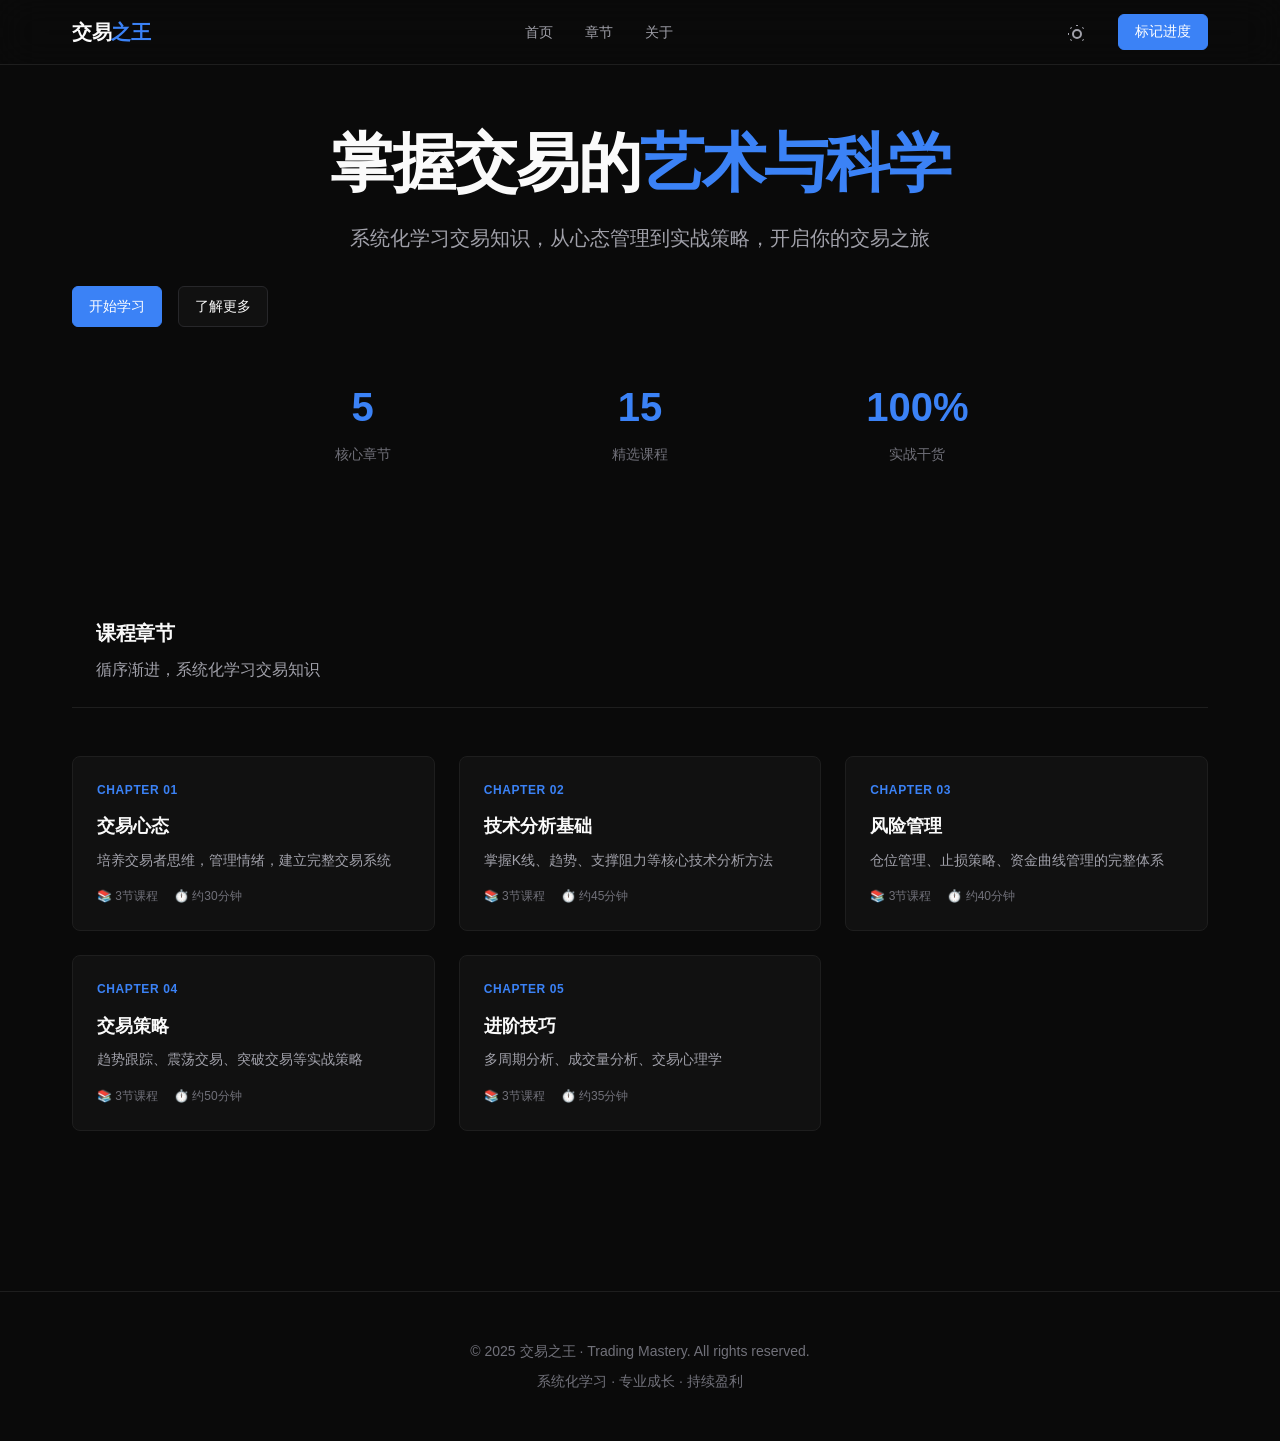
<file: web-artifacts-builder/trading-king-learning/dark-minimal-trading.html>
<!DOCTYPE html>
<html lang="zh-CN">
<head>
    <meta charset="UTF-8">
    <meta name="viewport" content="width=device-width, initial-scale=1.0">
    <title>交易之王 - Trading Mastery</title>
    <style>
        /* ===== DARK MINIMAL DESIGN SYSTEM ===== */

        /* Color Palette */
        :root {
            --bg-primary: #0a0a0a;
            --bg-secondary: #111111;
            --bg-tertiary: #1a1a1a;
            --bg-elevated: #222222;

            --text-primary: #fafafa;
            --text-secondary: #a1a1aa;
            --text-muted: #71717a;

            --accent: #3b82f6;
            --accent-hover: #2563eb;
            --accent-subtle: rgba(59, 130, 246, 0.1);

            --border: #27272a;
            --border-subtle: #1e1e1e;

            --success: #22c55e;
            --warning: #f59e0b;
            --error: #ef4444;

            --shadow-sm: 0 1px 2px 0 rgba(0, 0, 0, 0.5);
            --shadow-md: 0 4px 6px -1px rgba(0, 0, 0, 0.5);
            --shadow-lg: 0 10px 15px -3px rgba(0, 0, 0, 0.5);
            --shadow-xl: 0 20px 25px -5px rgba(0, 0, 0, 0.5);
        }

        /* Typography */
        * {
            margin: 0;
            padding: 0;
            box-sizing: border-box;
        }

        html {
            font-size: 16px;
            scroll-behavior: smooth;
        }

        body {
            font-family: -apple-system, BlinkMacSystemFont, 'SF Pro Display',
                         'Segoe UI', 'Roboto', 'Oxygen', 'Ubuntu', 'Cantarell', sans-serif;
            background: var(--bg-primary);
            color: var(--text-primary);
            line-height: 1.6;
            -webkit-font-smoothing: antialiased;
            -moz-osx-font-smoothing: grayscale;
        }

        /* Layout */
        .container {
            max-width: 1200px;
            margin: 0 auto;
            padding: 0 2rem;
        }

        /* Header */
        header {
            position: fixed;
            top: 0;
            left: 0;
            right: 0;
            z-index: 100;
            background: rgba(10, 10, 10, 0.8);
            backdrop-filter: blur(20px);
            border-bottom: 1px solid var(--border-subtle);
        }

        .header-content {
            display: flex;
            justify-content: space-between;
            align-items: center;
            height: 64px;
        }

        .logo {
            font-size: 1.25rem;
            font-weight: 600;
            letter-spacing: -0.02em;
            color: var(--text-primary);
        }

        .logo span {
            color: var(--accent);
        }

        .header-actions {
            display: flex;
            gap: 1rem;
            align-items: center;
        }

        /* Navigation */
        nav {
            display: flex;
            gap: 2rem;
        }

        nav a {
            color: var(--text-secondary);
            text-decoration: none;
            font-size: 0.875rem;
            font-weight: 500;
            transition: color 0.2s;
        }

        nav a:hover {
            color: var(--text-primary);
        }

        /* Buttons */
        .btn {
            display: inline-flex;
            align-items: center;
            gap: 0.5rem;
            padding: 0.5rem 1rem;
            font-size: 0.875rem;
            font-weight: 500;
            border-radius: 0.375rem;
            border: 1px solid var(--border);
            background: var(--bg-secondary);
            color: var(--text-primary);
            cursor: pointer;
            transition: all 0.2s;
            text-decoration: none;
        }

        .btn:hover {
            background: var(--bg-elevated);
            border-color: var(--border);
        }

        .btn-primary {
            background: var(--accent);
            border-color: var(--accent);
            color: white;
        }

        .btn-primary:hover {
            background: var(--accent-hover);
            border-color: var(--accent-hover);
        }

        .btn-ghost {
            background: transparent;
            border-color: transparent;
            color: var(--text-secondary);
        }

        .btn-ghost:hover {
            background: var(--bg-tertiary);
            color: var(--text-primary);
        }

        /* Hero Section */
        .hero {
            padding: 8rem 0 4rem;
            text-align: center;
        }

        .hero h1 {
            font-size: clamp(2.5rem, 5vw, 4rem);
            font-weight: 700;
            letter-spacing: -0.03em;
            line-height: 1.1;
            margin-bottom: 1.5rem;
        }

        .hero p {
            font-size: 1.25rem;
            color: var(--text-secondary);
            max-width: 600px;
            margin: 0 auto 2rem;
        }

        .hero-stats {
            display: grid;
            grid-template-columns: repeat(auto-fit, minmax(200px, 1fr));
            gap: 2rem;
            max-width: 800px;
            margin: 3rem auto 0;
        }

        .stat {
            text-align: center;
        }

        .stat-value {
            font-size: 2.5rem;
            font-weight: 700;
            color: var(--accent);
            margin-bottom: 0.25rem;
        }

        .stat-label {
            font-size: 0.875rem;
            color: var(--text-muted);
        }

        /* Chapters Grid */
        .chapters-section {
            padding: 4rem 0;
        }

        .section-header {
            margin-bottom: 3rem;
        }

        .section-title {
            font-size: 2rem;
            font-weight: 600;
            letter-spacing: -0.02em;
            margin-bottom: 0.5rem;
        }

        .section-subtitle {
            color: var(--text-secondary);
            font-size: 1rem;
        }

        .chapters-grid {
            display: grid;
            grid-template-columns: repeat(auto-fill, minmax(300px, 1fr));
            gap: 1.5rem;
        }

        .chapter-card {
            background: var(--bg-secondary);
            border: 1px solid var(--border-subtle);
            border-radius: 0.5rem;
            padding: 1.5rem;
            cursor: pointer;
            transition: all 0.3s;
        }

        .chapter-card:hover {
            border-color: var(--border);
            transform: translateY(-2px);
            box-shadow: var(--shadow-lg);
        }

        .chapter-number {
            font-size: 0.75rem;
            font-weight: 600;
            color: var(--accent);
            text-transform: uppercase;
            letter-spacing: 0.05em;
            margin-bottom: 0.75rem;
        }

        .chapter-title {
            font-size: 1.125rem;
            font-weight: 600;
            margin-bottom: 0.5rem;
        }

        .chapter-description {
            font-size: 0.875rem;
            color: var(--text-secondary);
            margin-bottom: 1rem;
        }

        .chapter-meta {
            display: flex;
            gap: 1rem;
            font-size: 0.75rem;
            color: var(--text-muted);
        }

        .chapter-meta span {
            display: flex;
            align-items: center;
            gap: 0.25rem;
        }

        /* Chapter Detail View */
        .chapter-detail {
            display: none;
            padding: 4rem 0;
        }

        .chapter-detail.active {
            display: block;
        }

        .back-button {
            display: inline-flex;
            align-items: center;
            gap: 0.5rem;
            margin-bottom: 2rem;
            color: var(--text-secondary);
            text-decoration: none;
            font-size: 0.875rem;
            transition: color 0.2s;
        }

        .back-button:hover {
            color: var(--text-primary);
        }

        .chapter-header {
            margin-bottom: 3rem;
        }

        .chapter-header h1 {
            font-size: clamp(2rem, 4vw, 3rem);
            font-weight: 700;
            letter-spacing: -0.02em;
            line-height: 1.2;
            margin-bottom: 1rem;
        }

        .chapter-header p {
            font-size: 1.125rem;
            color: var(--text-secondary);
            max-width: 700px;
        }

        .sections {
            display: flex;
            flex-direction: column;
            gap: 2rem;
        }

        .section {
            background: var(--bg-secondary);
            border: 1px solid var(--border-subtle);
            border-radius: 0.5rem;
            overflow: hidden;
        }

        .section-header {
            padding: 1.5rem;
            border-bottom: 1px solid var(--border-subtle);
        }

        .section-title {
            font-size: 1.25rem;
            font-weight: 600;
            margin-bottom: 0.5rem;
        }

        .section-content {
            padding: 1.5rem;
            font-size: 1rem;
            line-height: 1.8;
            color: var(--text-secondary);
        }

        .section-content p {
            margin-bottom: 1rem;
        }

        .section-content strong {
            color: var(--text-primary);
            font-weight: 600;
        }

        .key-points {
            margin-top: 1.5rem;
            padding: 1rem 1.25rem;
            background: var(--accent-subtle);
            border-left: 2px solid var(--accent);
            border-radius: 0 0.375rem 0.375rem 0;
        }

        .key-points-title {
            font-size: 0.875rem;
            font-weight: 600;
            color: var(--accent);
            margin-bottom: 0.75rem;
            display: flex;
            align-items: center;
            gap: 0.5rem;
        }

        .key-points ul {
            list-style: none;
        }

        .key-points li {
            padding: 0.5rem 0;
            padding-left: 1.5rem;
            position: relative;
            font-size: 0.9375rem;
        }

        .key-points li::before {
            content: "→";
            position: absolute;
            left: 0;
            color: var(--accent);
        }

        /* Progress Bar */
        .progress-container {
            margin-bottom: 2rem;
        }

        .progress-label {
            display: flex;
            justify-content: space-between;
            align-items: center;
            margin-bottom: 0.5rem;
            font-size: 0.875rem;
        }

        .progress-bar {
            height: 4px;
            background: var(--bg-tertiary);
            border-radius: 2px;
            overflow: hidden;
        }

        .progress-fill {
            height: 100%;
            background: var(--accent);
            transition: width 0.3s;
        }

        /* Action Buttons */
        .action-buttons {
            display: flex;
            gap: 1rem;
            margin-top: 2rem;
        }

        /* Footer */
        footer {
            padding: 3rem 0;
            border-top: 1px solid var(--border-subtle);
            margin-top: 6rem;
        }

        .footer-content {
            text-align: center;
            color: var(--text-muted);
            font-size: 0.875rem;
        }

        /* Scrollbar */
        ::-webkit-scrollbar {
            width: 8px;
            height: 8px;
        }

        ::-webkit-scrollbar-track {
            background: var(--bg-secondary);
        }

        ::-webkit-scrollbar-thumb {
            background: var(--border);
            border-radius: 4px;
        }

        ::-webkit-scrollbar-thumb:hover {
            background: var(--bg-elevated);
        }

        /* Animations */
        @keyframes fadeIn {
            from {
                opacity: 0;
                transform: translateY(10px);
            }
            to {
                opacity: 1;
                transform: translateY(0);
            }
        }

        .fade-in {
            animation: fadeIn 0.5s ease-out;
        }

        /* Responsive */
        @media (max-width: 768px) {
            .hero h1 {
                font-size: 2rem;
            }

            .hero p {
                font-size: 1rem;
            }

            .chapters-grid {
                grid-template-columns: 1fr;
            }

            nav {
                display: none;
            }

            .container {
                padding: 0 1rem;
            }
        }

        /* Utility Classes */
        .text-accent {
            color: var(--accent);
        }

        .text-muted {
            color: var(--text-muted);
        }

        .mt-1 { margin-top: 0.25rem; }
        .mt-2 { margin-top: 0.5rem; }
        .mt-4 { margin-top: 1rem; }
        .mt-6 { margin-top: 1.5rem; }
        .mt-8 { margin-top: 2rem; }
        .mb-1 { margin-bottom: 0.25rem; }
        .mb-2 { margin-bottom: 0.5rem; }
        .mb-4 { margin-bottom: 1rem; }
        .mb-6 { margin-bottom: 1.5rem; }
        .mb-8 { margin-bottom: 2rem; }
    </style>
</head>
<body>
    <!-- Header -->
    <header>
        <div class="container">
            <div class="header-content">
                <div class="logo">交易<span>之王</span></div>
                <nav>
                    <a href="#" onclick="showHome()">首页</a>
                    <a href="#chapters">章节</a>
                    <a href="#about">关于</a>
                </nav>
                <div class="header-actions">
                    <button class="btn btn-ghost" onclick="toggleTheme()" aria-label="切换主题">
                        <svg width="20" height="20" fill="none" stroke="currentColor" stroke-width="2">
                            <path d="M12 3v1m0 16v1m9-9h-1M4 12H3m15.364 6.364l-.707-.707M6.343 6.343l-.707-.707m12.728 0l-.707.707M6.343 17.657l-.707.707M16 12a4 4 0 11-8 0 4 4 0 018 0z"/>
                        </svg>
                    </button>
                    <button class="btn btn-primary" onclick="markAsComplete()">标记进度</button>
                </div>
            </div>
        </div>
    </header>

    <!-- Main Content -->
    <main>
        <!-- Home View -->
        <div id="home-view">
            <!-- Hero -->
            <section class="hero">
                <div class="container">
                    <h1 class="fade-in">掌握交易的<span class="text-accent">艺术与科学</span></h1>
                    <p class="fade-in">系统化学习交易知识，从心态管理到实战策略，开启你的交易之旅</p>
                    <div class="action-buttons fade-in">
                        <a href="#chapters" class="btn btn-primary">开始学习</a>
                        <button class="btn">了解更多</button>
                    </div>

                    <div class="hero-stats fade-in">
                        <div class="stat">
                            <div class="stat-value">5</div>
                            <div class="stat-label">核心章节</div>
                        </div>
                        <div class="stat">
                            <div class="stat-value">15</div>
                            <div class="stat-label">精选课程</div>
                        </div>
                        <div class="stat">
                            <div class="stat-value">100%</div>
                            <div class="stat-label">实战干货</div>
                        </div>
                    </div>
                </div>
            </section>

            <!-- Chapters Grid -->
            <section id="chapters" class="chapters-section">
                <div class="container">
                    <div class="section-header">
                        <h2 class="section-title">课程章节</h2>
                        <p class="section-subtitle">循序渐进，系统化学习交易知识</p>
                    </div>

                    <div class="chapters-grid">
                        <!-- Chapter 1 -->
                        <div class="chapter-card" onclick="showChapter(1)">
                            <div class="chapter-number">Chapter 01</div>
                            <h3 class="chapter-title">交易心态</h3>
                            <p class="chapter-description">培养交易者思维，管理情绪，建立完整交易系统</p>
                            <div class="chapter-meta">
                                <span>📚 3节课程</span>
                                <span>⏱️ 约30分钟</span>
                            </div>
                        </div>

                        <!-- Chapter 2 -->
                        <div class="chapter-card" onclick="showChapter(2)">
                            <div class="chapter-number">Chapter 02</div>
                            <h3 class="chapter-title">技术分析基础</h3>
                            <p class="chapter-description">掌握K线、趋势、支撑阻力等核心技术分析方法</p>
                            <div class="chapter-meta">
                                <span>📚 3节课程</span>
                                <span>⏱️ 约45分钟</span>
                            </div>
                        </div>

                        <!-- Chapter 3 -->
                        <div class="chapter-card" onclick="showChapter(3)">
                            <div class="chapter-number">Chapter 03</div>
                            <h3 class="chapter-title">风险管理</h3>
                            <p class="chapter-description">仓位管理、止损策略、资金曲线管理的完整体系</p>
                            <div class="chapter-meta">
                                <span>📚 3节课程</span>
                                <span>⏱️ 约40分钟</span>
                            </div>
                        </div>

                        <!-- Chapter 4 -->
                        <div class="chapter-card" onclick="showChapter(4)">
                            <div class="chapter-number">Chapter 04</div>
                            <h3 class="chapter-title">交易策略</h3>
                            <p class="chapter-description">趋势跟踪、震荡交易、突破交易等实战策略</p>
                            <div class="chapter-meta">
                                <span>📚 3节课程</span>
                                <span>⏱️ 约50分钟</span>
                            </div>
                        </div>

                        <!-- Chapter 5 -->
                        <div class="chapter-card" onclick="showChapter(5)">
                            <div class="chapter-number">Chapter 05</div>
                            <h3 class="chapter-title">进阶技巧</h3>
                            <p class="chapter-description">多周期分析、成交量分析、交易心理学</p>
                            <div class="chapter-meta">
                                <span>📚 3节课程</span>
                                <span>⏱️ 约35分钟</span>
                            </div>
                        </div>
                    </div>
                </div>
            </section>
        </div>

        <!-- Chapter Detail Views -->
        <div id="chapter-1" class="chapter-detail">
            <div class="container">
                <a href="#" class="back-button" onclick="showHome()">
                    <svg width="16" height="16" fill="none" stroke="currentColor" stroke-width="2">
                        <path d="M19 12H5M12 19l-7-7 7-7"/>
                    </svg>
                    返回首页
                </a>

                <div class="chapter-header">
                    <div class="chapter-number">Chapter 01</div>
                    <h1>交易心态</h1>
                    <p>成功的交易始于正确的心态。本章将帮助你建立交易者的思维模式。</p>
                </div>

                <div class="progress-container">
                    <div class="progress-label">
                        <span>学习进度</span>
                        <span id="progress-1">0%</span>
                    </div>
                    <div class="progress-bar">
                        <div class="progress-fill" style="width: 0%" id="progress-fill-1"></div>
                    </div>
                </div>

                <div class="sections">
                    <div class="section">
                        <div class="section-header">
                            <h3 class="section-title">1.1 培养交易者思维</h3>
                        </div>
                        <div class="section-content">
                            <p>交易不仅仅是技术分析，更是一种思维方式。成功的交易者具备以下特质：</p>
                            <p><strong>核心特质：</strong></p>
                            <p>• 纪律性：严格遵守交易规则，不被情绪左右<br>
                            • 耐心：等待最佳交易机会，不急于行动<br>
                            • 风险意识：始终将风险控制放在首位<br>
                            • 持续学习：市场不断变化，学习永无止境</p>
                            <p><strong>交易者的日常习惯：</strong></p>
                            <p>1. 每天复盘交易记录<br>
                            2. 保持交易日志<br>
                            3. 定期评估交易策略<br>
                            4. 管理情绪和压力</p>

                            <div class="key-points">
                                <div class="key-points-title">
                                    <svg width="16" height="16" fill="currentColor" viewBox="0 0 16 16">
                                        <path d="M8 1a7 7 0 100 14A7 7 0 008 1zM7 4h2v5H7V4zm0 6h2v2H7v-2z"/>
                                    </svg>
                                    关键要点
                                </div>
                                <ul>
                                    <li>交易者需要培养纪律性和耐心</li>
                                    <li>风险控制是交易的首要原则</li>
                                    <li>持续学习和复盘是提升的关键</li>
                                </ul>
                            </div>
                        </div>
                    </div>

                    <div class="section">
                        <div class="section-header">
                            <h3 class="section-title">1.2 情绪管理</h3>
                        </div>
                        <div class="section-content">
                            <p>情绪是交易者最大的敌人。学会管理情绪，才能做出理性决策。</p>
                            <p><strong>常见情绪陷阱：</strong></p>
                            <p>• 贪婪：过度杠杆、追涨杀跌<br>
                            • 恐惧：错失机会、过早止盈<br>
                            • 后悔：纠结于过去的错误<br>
                            • 过度自信：忽视风险、盲目自信</p>
                            <p><strong>情绪管理技巧：</strong></p>
                            <p>1. 制定交易计划并严格执行<br>
                            2. 设置止损和止盈点位<br>
                            3. 保持交易日志，记录情绪状态<br>
                            4. 交易前进行心理准备</p>

                            <div class="key-points">
                                <div class="key-points-title">
                                    <svg width="16" height="16" fill="currentColor" viewBox="0 0 16 16">
                                        <path d="M8 1a7 7 0 100 14A7 7 0 008 1zM7 4h2v5H7V4zm0 6h2v2H7v-2z"/>
                                    </svg>
                                    关键要点
                                </div>
                                <ul>
                                    <li>贪婪和恐惧是交易的主要敌人</li>
                                    <li>制定并执行交易计划可以控制情绪</li>
                                    <li>保持交易日志有助于情绪管理</li>
                                </ul>
                            </div>
                        </div>
                    </div>

                    <div class="section">
                        <div class="section-header">
                            <h3 class="section-title">1.3 建立交易系统</h3>
                        </div>
                        <div class="section-content">
                            <p>一个完整的交易系统是长期盈利的基础。</p>
                            <p><strong>交易系统的要素：</strong></p>
                            <p>• 入场规则：明确的开仓条件<br>
                            • 出场规则：止盈和止损策略<br>
                            • 仓位管理：资金分配和风险控制<br>
                            • 交易品种：选择适合自己的市场</p>
                            <p><strong>系统开发步骤：</strong></p>
                            <p>1. 确定交易风格（日内、波段、趋势）<br>
                            2. 选择技术指标和分析方法<br>
                            3. 制定入场和出场规则<br>
                            4. 回测验证系统有效性<br>
                            5. 实盘小额测试<br>
                            6. 持续优化和改进</p>

                            <div class="key-points">
                                <div class="key-points-title">
                                    <svg width="16" height="16" fill="currentColor" viewBox="0 0 16 16">
                                        <path d="M8 1a7 7 0 100 14A7 7 0 008 1zM7 4h2v5H7V4zm0 6h2v2H7v-2z"/>
                                    </svg>
                                    关键要点
                                </div>
                                <ul>
                                    <li>交易系统需要明确的入场和出场规则</li>
                                    <li>仓位管理是系统的重要组成部分</li>
                                    <li>系统需要经过回测和实盘验证</li>
                                </ul>
                            </div>
                        </div>
                    </div>
                </div>

                <div class="action-buttons">
                    <button class="btn btn-ghost" onclick="showChapter(2)">上一章</button>
                    <button class="btn btn-primary" onclick="showChapter(2)">下一章 →</button>
                </div>
            </div>
        </div>

        <!-- Chapter 2 -->
        <div id="chapter-2" class="chapter-detail">
            <div class="container">
                <a href="#" class="back-button" onclick="showHome()">
                    <svg width="16" height="16" fill="none" stroke="currentColor" stroke-width="2">
                        <path d="M19 12H5M12 19l-7-7 7-7"/>
                    </svg>
                    返回首页
                </a>

                <div class="chapter-header">
                    <div class="chapter-number">Chapter 02</div>
                    <h1>技术分析基础</h1>
                    <p>掌握技术分析的基本工具，为交易决策提供依据。</p>
                </div>

                <div class="progress-container">
                    <div class="progress-label">
                        <span>学习进度</span>
                        <span id="progress-2">0%</span>
                    </div>
                    <div class="progress-bar">
                        <div class="progress-fill" style="width: 0%" id="progress-fill-2"></div>
                    </div>
                </div>

                <div class="sections">
                    <div class="section">
                        <div class="section-header">
                            <h3 class="section-title">2.1 K线图解读</h3>
                        </div>
                        <div class="section-content">
                            <p>K线是技术分析的基础，每一根K线都蕴含着市场信息。</p>
                            <p><strong>基本K线形态：</strong></p>
                            <p>• 阳线：收盘价高于开盘价，表示买方占优<br>
                            • 阴线：收盘价低于开盘价，表示卖方占优<br>
                            • 十字星：开盘价与收盘价接近，表示市场犹豫<br>
                            • 光头光脚：一方的绝对优势</p>
                            <p><strong>重要K线组合：</strong></p>
                            <p>• 吞没形态：趋势反转的强烈信号<br>
                            • 孕线形态：趋势可能衰竭<br>
                            • 锤子线/上吊线：底部或顶部反转信号<br>
                            • 三只乌鸦/红三兵：持续形态</p>

                            <div class="key-points">
                                <div class="key-points-title">
                                    <svg width="16" height="16" fill="currentColor" viewBox="0 0 16 16">
                                        <path d="M8 1a7 7 0 100 14A7 7 0 008 1zM7 4h2v5H7V4zm0 6h2v2H7v-2z"/>
                                    </svg>
                                    关键要点
                                </div>
                                <ul>
                                    <li>K线反映多空力量的对比</li>
                                    <li>单根K线和K线组合都有重要意义</li>
                                    <li>需要结合成交量分析K线信号</li>
                                </ul>
                            </div>
                        </div>
                    </div>

                    <div class="section">
                        <div class="section-header">
                            <h3 class="section-title">2.2 趋势分析</h3>
                        </div>
                        <div class="section-content">
                            <p>趋势是交易者的朋友，识别并跟随趋势是盈利的关键。</p>
                            <p><strong>趋势类型：</strong></p>
                            <p>• 上升趋势：高点和低点不断抬高<br>
                            • 下降趋势：高点和低点不断降低<br>
                            • 横盘整理：高点和低点水平移动</p>
                            <p><strong>趋势线绘制：</strong></p>
                            <p>1. 上升趋势线：连接两个或更多低点<br>
                            2. 下降趋势线：连接两个或更多高点<br>
                            3. 趋势线被突破时可能发生反转</p>

                            <div class="key-points">
                                <div class="key-points-title">
                                    <svg width="16" height="16" fill="currentColor" viewBox="0 0 16 16">
                                        <path d="M8 1a7 7 0 100 14A7 7 0 008 1zM7 4h2v5H7V4zm0 6h2v2H7v-2z"/>
                                    </svg>
                                    关键要点
                                </div>
                                <ul>
                                    <li>趋势分为上升、下降和横盘三种</li>
                                    <li>趋势线是识别趋势的重要工具</li>
                                    <li>顺势交易是成功率最高的策略</li>
                                </ul>
                            </div>
                        </div>
                    </div>

                    <div class="section">
                        <div class="section-header">
                            <h3 class="section-title">2.3 支撑与阻力</h3>
                        </div>
                        <div class="section-content">
                            <p>支撑和阻力是价格的关键位置，对交易决策至关重要。</p>
                            <p><strong>支撑位：</strong></p>
                            <p>• 价格下跌时可能遇到买盘支撑的位置<br>
                            • 前期低点、成交密集区、整数关口<br>
                            • 被突破后可能转化为阻力位</p>
                            <p><strong>阻力位：</strong></p>
                            <p>• 价格上涨时可能遇到卖压的位置<br>
                            • 前期高点、成交密集区、整数关口<br>
                            • 被突破后可能转化为支撑位</p>

                            <div class="key-points">
                                <div class="key-points-title">
                                    <svg width="16" height="16" fill="currentColor" viewBox="0 0 16 16">
                                        <path d="M8 1a7 7 0 100 14A7 7 0 008 1zM7 4h2v5H7V4zm0 6h2v2H7v-2z"/>
                                    </svg>
                                    关键要点
                                </div>
                                <ul>
                                    <li>支撑位和阻力位可以互相转换</li>
                                    <li>重要位置通常会被多次测试</li>
                                    <li>成交量确认突破的有效性</li>
                                </ul>
                            </div>
                        </div>
                    </div>
                </div>

                <div class="action-buttons">
                    <button class="btn btn-ghost" onclick="showChapter(1)">← 上一章</button>
                    <button class="btn btn-primary" onclick="showChapter(3)">下一章 →</button>
                </div>
            </div>
        </div>

        <!-- Add more chapters 3-5 here with similar structure -->
    </main>

    <!-- Footer -->
    <footer>
        <div class="container">
            <div class="footer-content">
                <p>© 2025 交易之王 · Trading Mastery. All rights reserved.</p>
                <p class="mt-2">系统化学习 · 专业成长 · 持续盈利</p>
            </div>
        </div>
    </footer>

    <script>
        // Chapter navigation
        function showChapter(num) {
            document.getElementById('home-view').style.display = 'none';
            document.querySelectorAll('.chapter-detail').forEach(el => {
                el.classList.remove('active');
            });
            document.getElementById('chapter-' + num).classList.add('active');
            window.scrollTo(0, 0);
        }

        function showHome() {
            document.getElementById('home-view').style.display = 'block';
            document.querySelectorAll('.chapter-detail').forEach(el => {
                el.classList.remove('active');
            });
            window.scrollTo(0, 0);
        }

        // Progress tracking
        let currentProgress = {};

        function markAsComplete() {
            const activeChapter = document.querySelector('.chapter-detail.active');
            if (activeChapter) {
                const chapterNum = activeChapter.id.split('-')[1];
                currentProgress[chapterNum] = 100;
                updateProgress(chapterNum, 100);
            }
        }

        function updateProgress(chapterNum, value) {
            document.getElementById('progress-' + chapterNum).textContent = value + '%';
            document.getElementById('progress-fill-' + chapterNum).style.width = value + '%';
        }

        // Theme toggle (placeholder for future enhancement)
        function toggleTheme() {
            // Could implement light/dark mode toggle here
            alert('主题切换功能开发中...');
        }

        // Smooth scroll for anchor links
        document.querySelectorAll('a[href^="#"]').forEach(anchor => {
            anchor.addEventListener('click', function (e) {
                const href = this.getAttribute('href');
                if (href !== '#') {
                    e.preventDefault();
                    const target = document.querySelector(href);
                    if (target) {
                        target.scrollIntoView({ behavior: 'smooth' });
                    }
                }
            });
        });

        // Save progress to localStorage
        function saveProgress() {
            localStorage.setItem('tradingProgress', JSON.stringify(currentProgress));
        }

        function loadProgress() {
            const saved = localStorage.getItem('tradingProgress');
            if (saved) {
                currentProgress = JSON.parse(saved);
                Object.keys(currentProgress).forEach(chapterNum => {
                    updateProgress(chapterNum, currentProgress[chapterNum]);
                });
            }
        }

        // Initialize
        loadProgress();
    </script>
</body>
</html>
</file>
